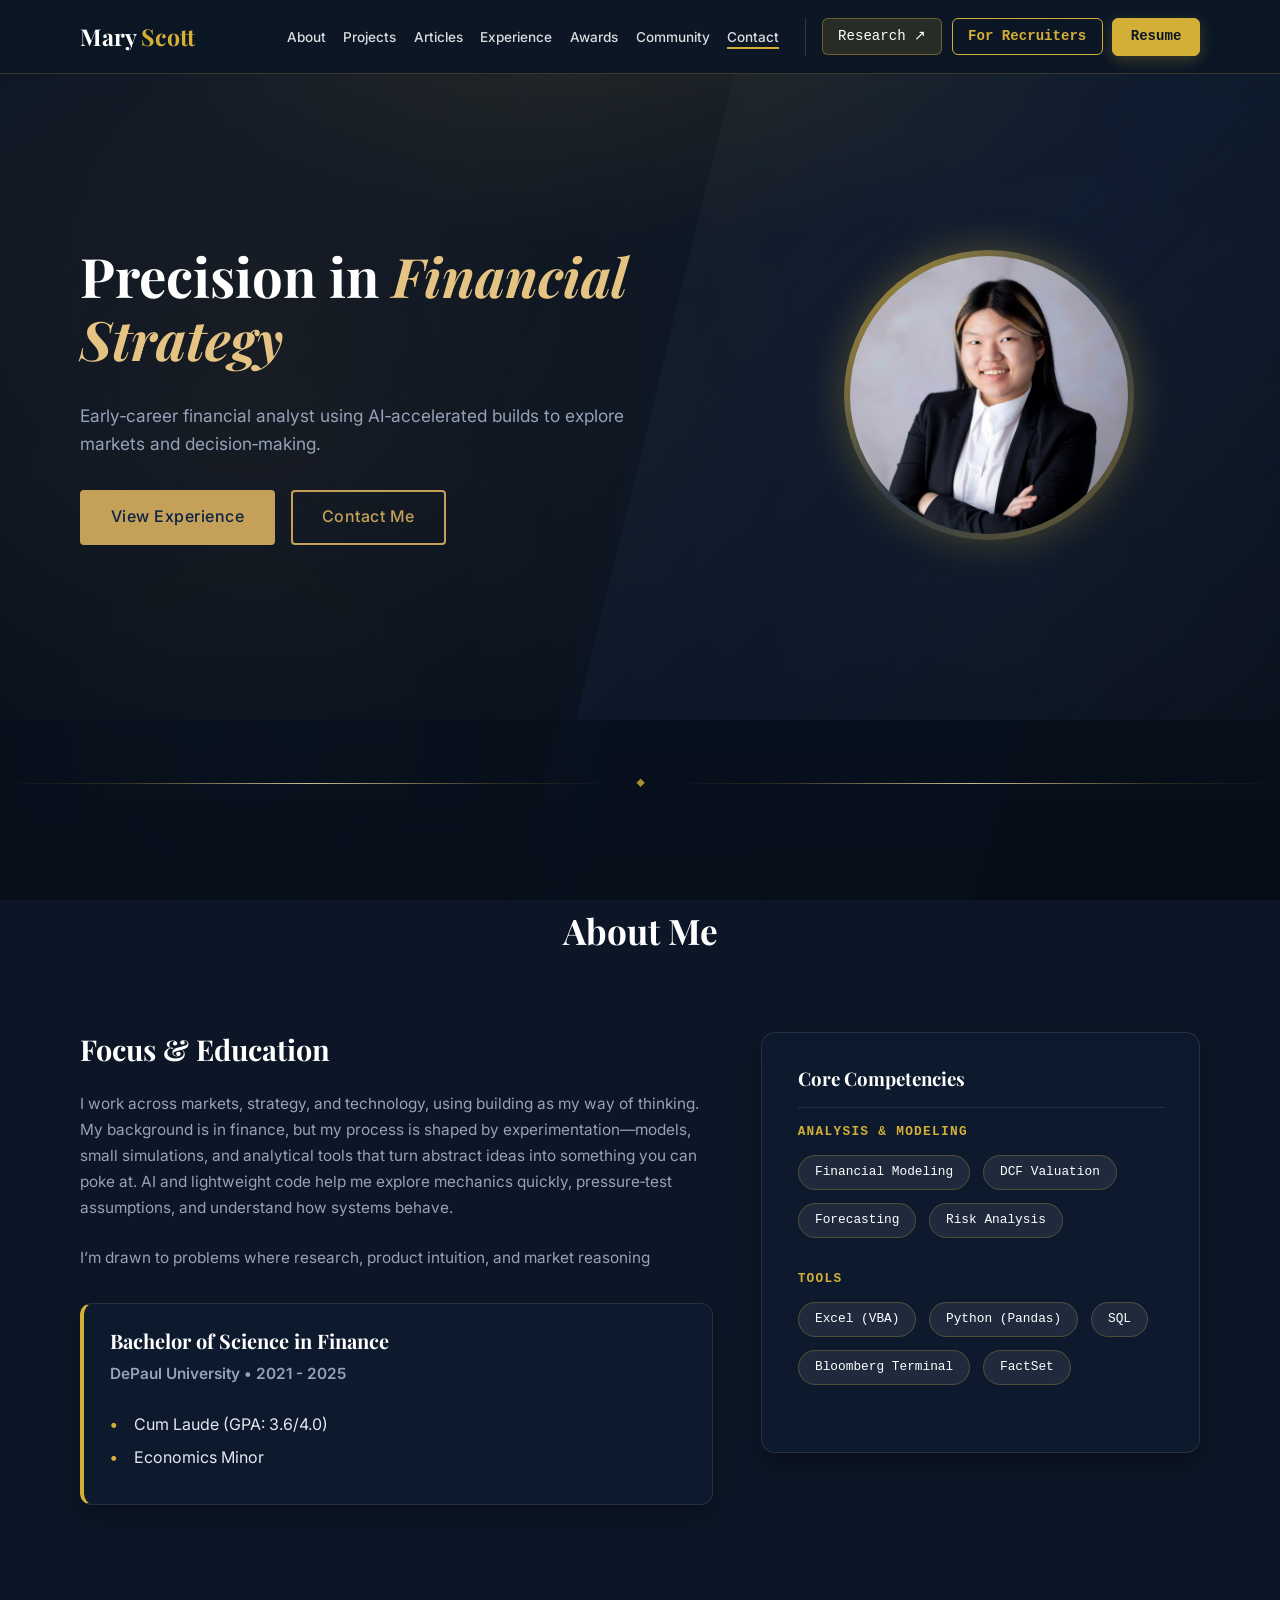
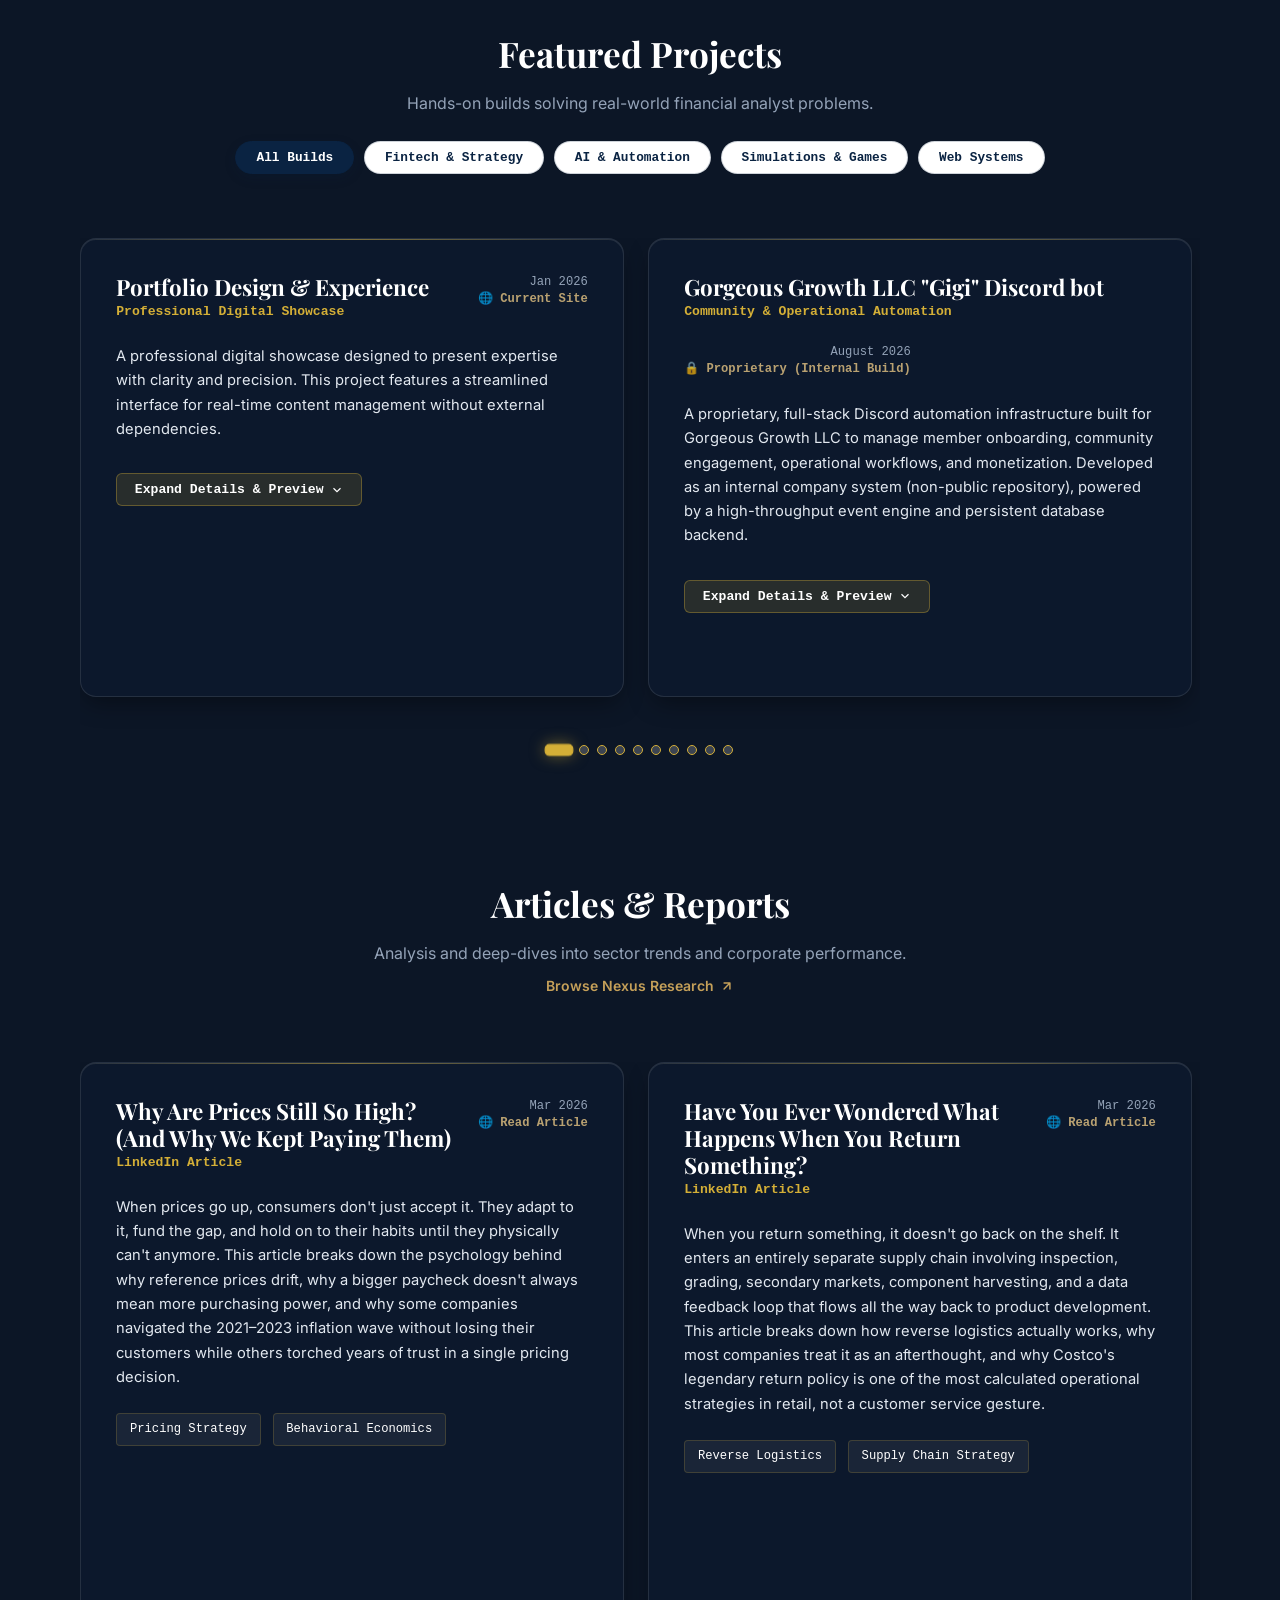
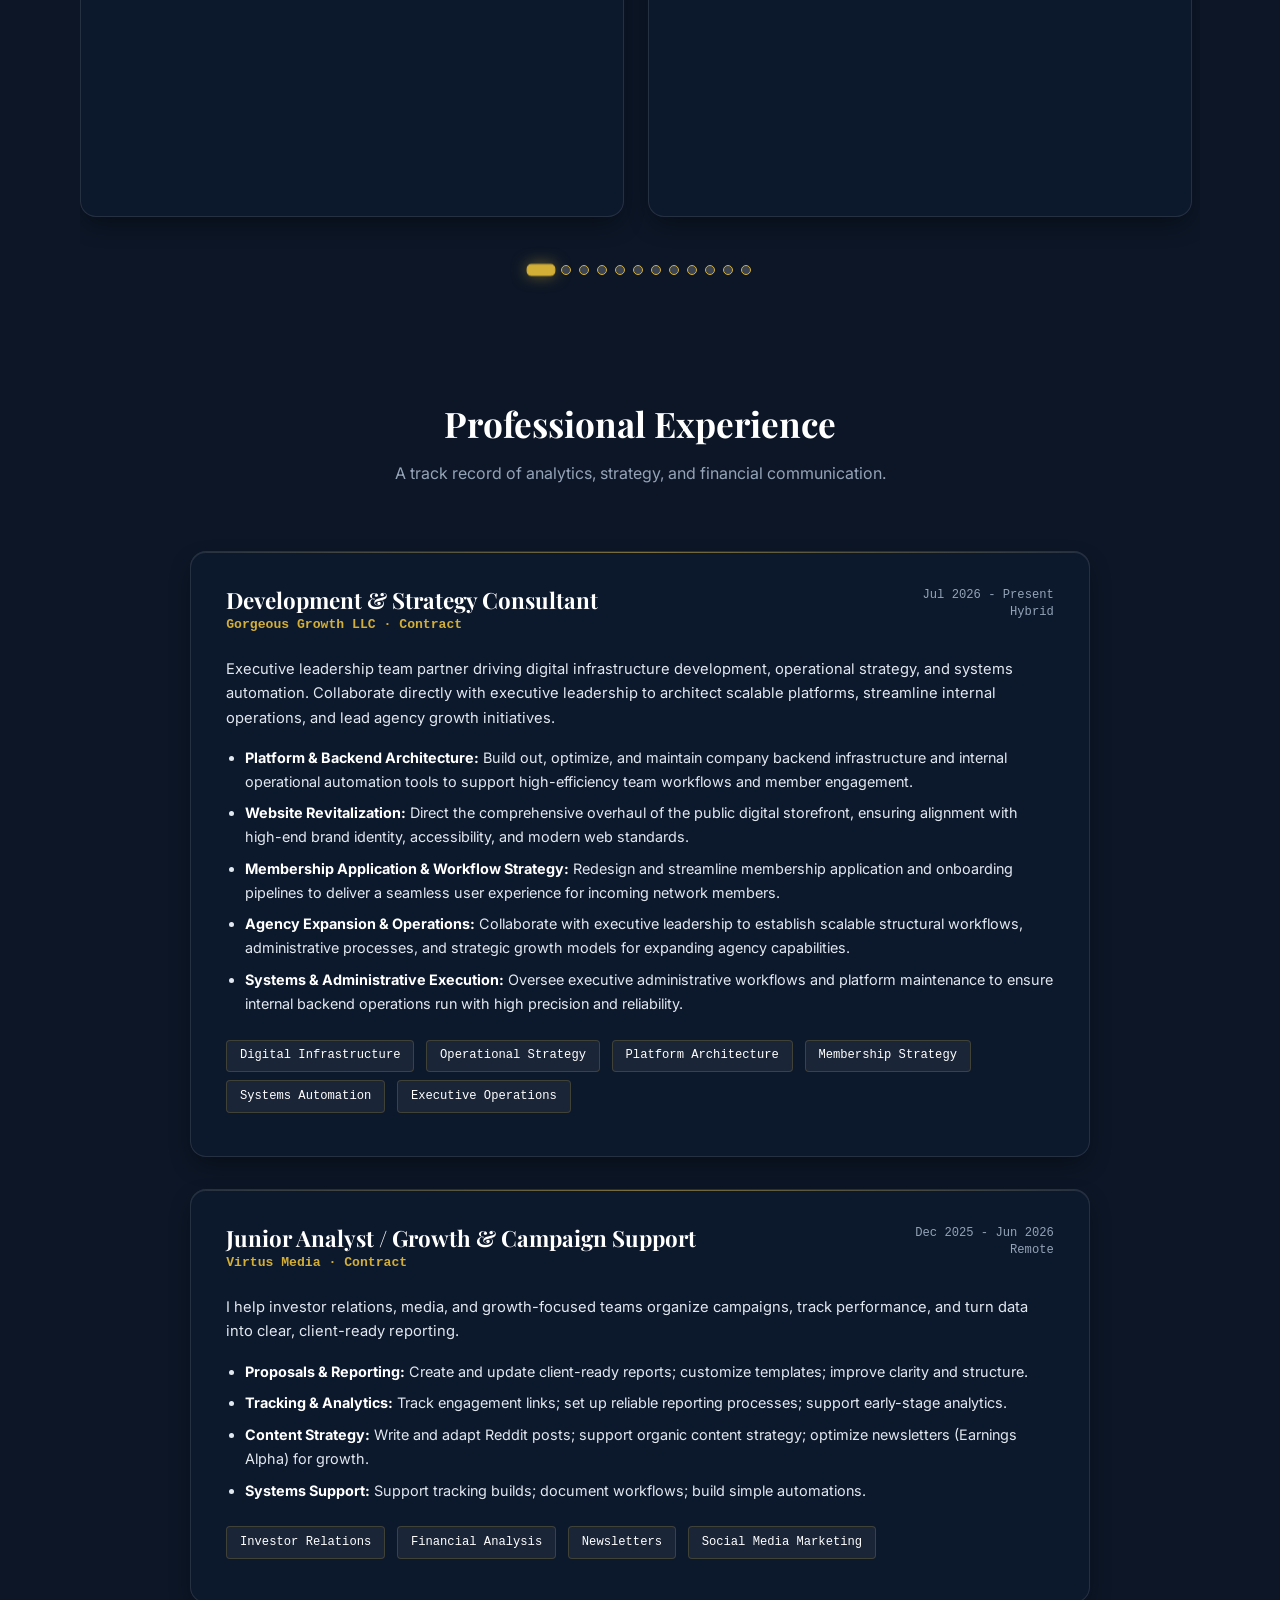
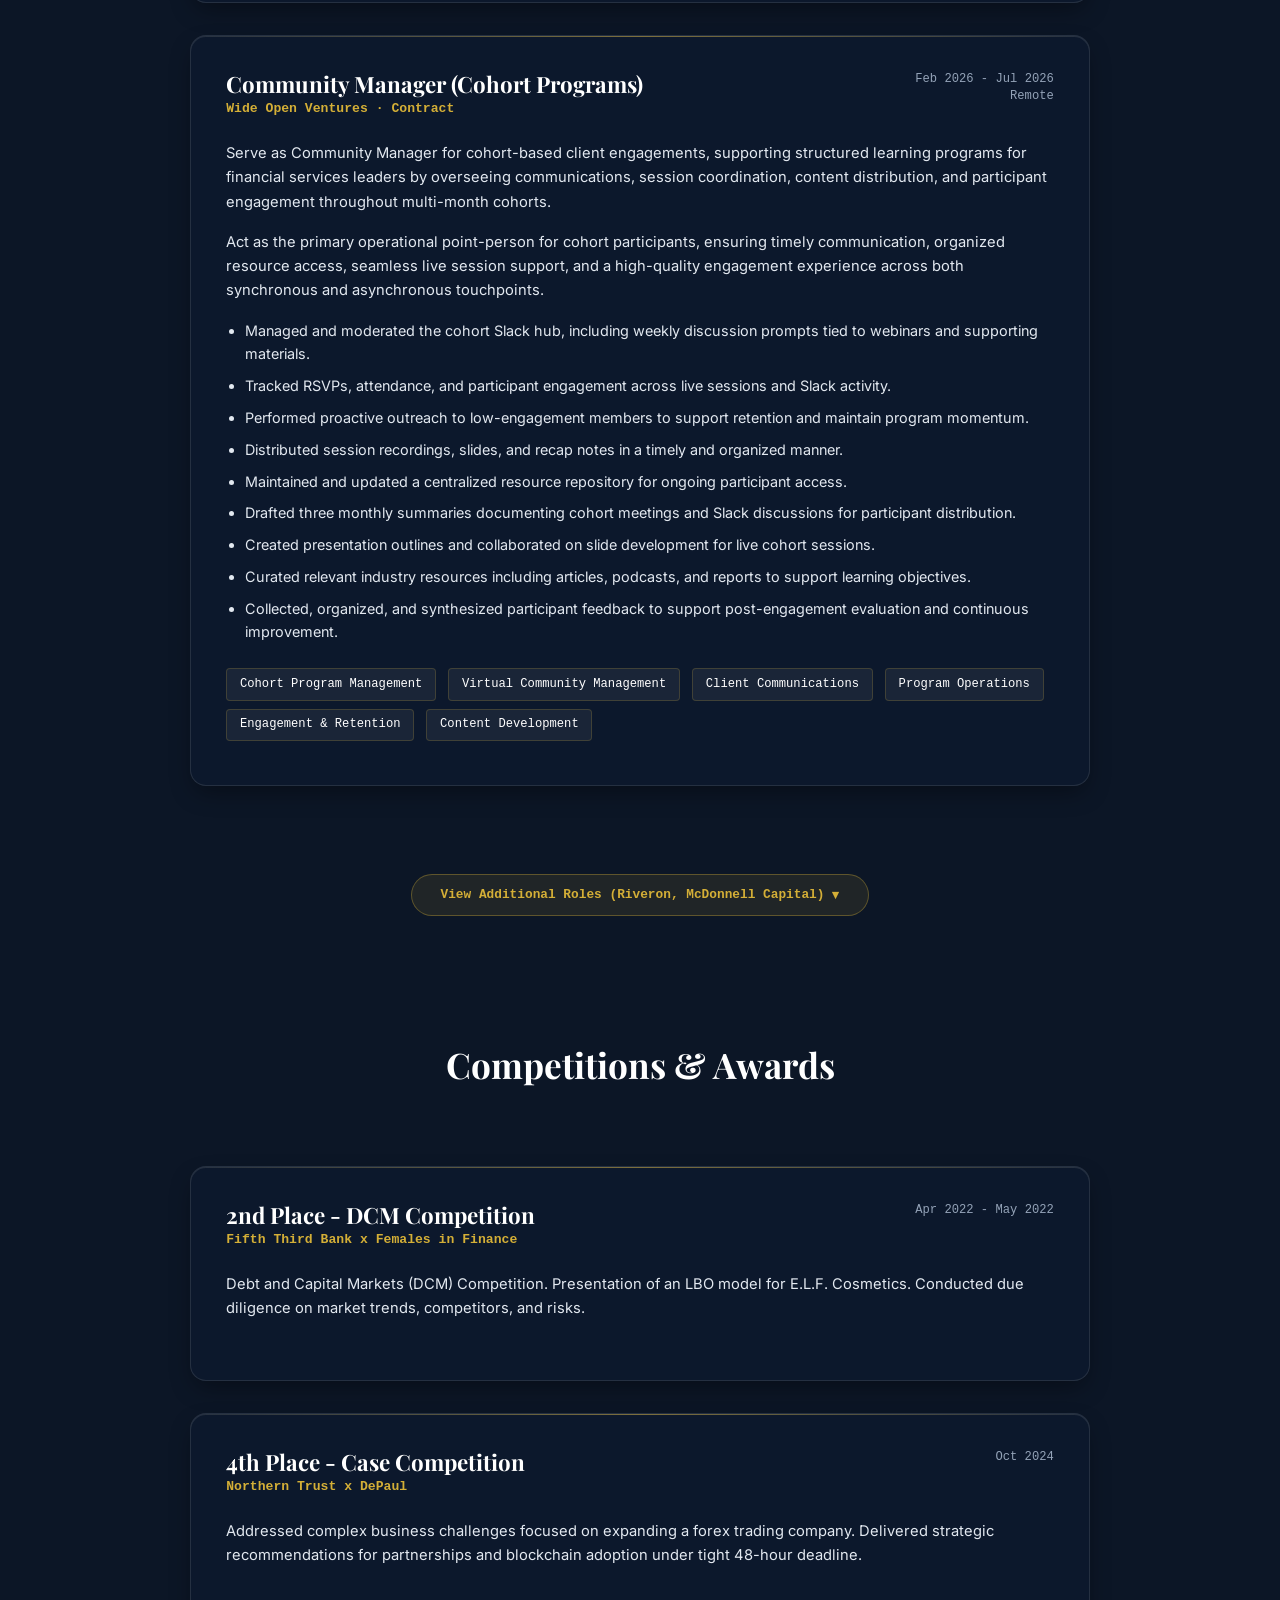
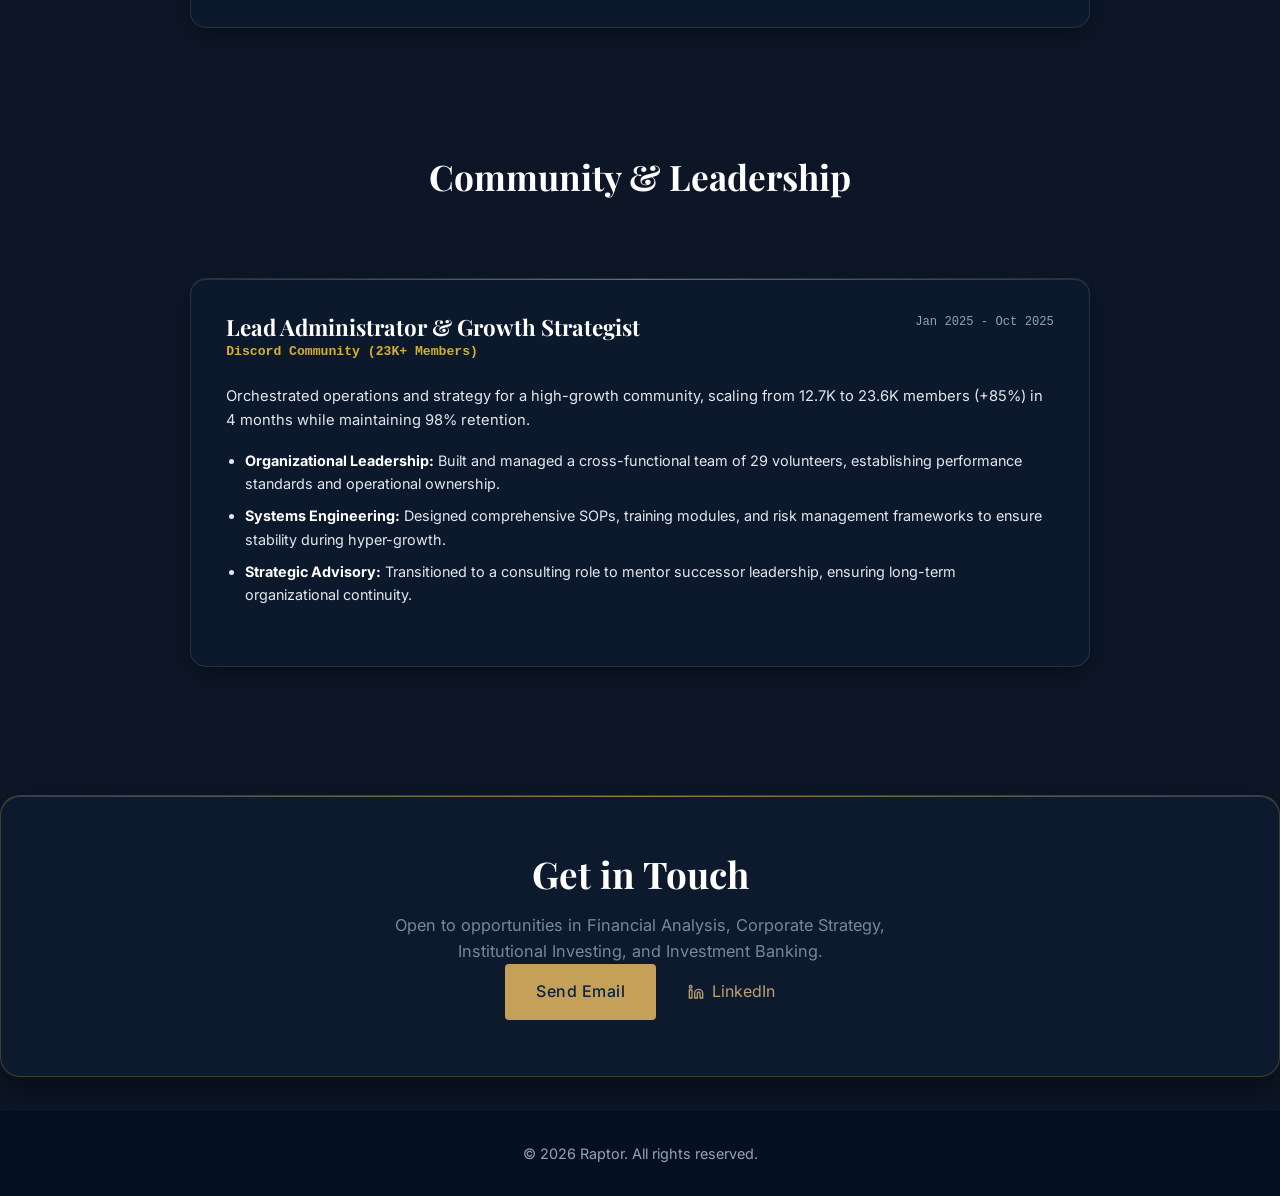
<file: index.html>
<!DOCTYPE html>
<html lang="en">

<head>
  <meta charset="UTF-8">
  <meta name="viewport" content="width=device-width, initial-scale=1.0">
  <title>Mary S. | Financial Analyst &amp; Strategist</title>
  <link rel="preload" as="image" href="profile-photo.jpg">
  <meta name="description"
    content="Portfolio of a Finance Professional specializing in market analysis, modeling, and valuation.">

  <!-- Google Fonts -->
  <link rel="preconnect" href="https://fonts.googleapis.com">
  <link rel="preconnect" href="https://fonts.gstatic.com">
  <link
    href="https://fonts.googleapis.com/css2?family=Inter:wght@400;500;600&family=Playfair+Display:wght@400;600;700&display=swap"
    rel="stylesheet">

  <!-- Icons -->
  <link rel="icon" type="image/svg+xml"
    href="data:image/svg+xml,<svg xmlns='http://www.w3.org/2000/svg' viewBox='0 0 100 100'><text y='.9em' font-size='90'>📊</text></svg>">

  <!-- Styles -->
  <link rel="stylesheet" href="styles.css?v=12.0">
  <link rel="stylesheet" href="portfolio-theme.css">

</head>

<body class="portfolio-dark">
  <div class="bg-accent-layer">
    <div class="blob blob-1"></div>
    <div class="blob blob-2"></div>
    <div class="geometric-accent"></div>
    <div class="glass-overlay"></div>
  </div>

  <!-- Navigation -->
  <nav class="navbar">
    <div class="container navbar-content">
      <a href="#" class="logo">Mary <span>Scott</span></a>

      <div class="mobile-nav-actions">
        <button type="button" class="mobile-resume-btn js-open-resume js-preview-modal" aria-label="Quick View Resume">
          <svg xmlns="http://www.w3.org/2000/svg" width="14" height="14" viewBox="0 0 24 24" fill="none"
            stroke="currentColor" stroke-width="2" stroke-linecap="round" stroke-linejoin="round" aria-hidden="true">
            <path d="M14 2H6a2 2 0 0 0-2 2v16a2 2 0 0 0 2 2h12a2 2 0 0 0 2-2V8z"/>
            <polyline points="14 2 14 8 20 8"/>
            <line x1="16" y1="13" x2="8" y2="13"/>
            <line x1="16" y1="17" x2="8" y2="17"/>
          </svg>
          <span>Resume</span>
        </button>
        <button class="menu-toggle" id="mobile-menu" aria-label="Toggle Navigation" aria-expanded="false">
          <svg class="icon-hamburger" xmlns="http://www.w3.org/2000/svg" width="24" height="24" viewBox="0 0 24 24"
            fill="none" stroke="currentColor" stroke-width="2" stroke-linecap="round" stroke-linejoin="round"
            aria-hidden="true">
            <line x1="4" x2="20" y1="6" y2="6" class="line-top" />
            <line x1="4" x2="20" y1="12" y2="12" class="line-mid" />
            <line x1="4" x2="20" y1="18" y2="18" class="line-bot" />
          </svg>
        </button>
      </div>
      <ul class="nav-links">
        <li><a href="#about">About</a></li>
        <li><a href="#projects">Projects</a></li>
        <li><a href="#articles">Articles</a></li>
        <li><a href="#experience">Experience</a></li>
        <li><a href="#awards">Awards</a></li>
        <li><a href="#volunteer">Community</a></li>
        <li><a href="#contact">Contact</a></li>
        <li class="nav-btn-group">
          <a href="nexus.html" class="nav-btn-research">Research ↗</a>
          <a href="recruiters.html" class="nav-btn-recruiters">For Recruiters</a>
          <a href="Mary%20Scott%20Resume.pdf" target="_blank" rel="noopener noreferrer" class="nav-btn-resume">Resume</a>
        </li>
      </ul>
    </div>
  </nav>

  <!-- Hero Section -->
  <header class="hero section">
    <div class="ambient-glow"></div>
    <div class="container hero-container">
      <div class="hero-content">
        <h1 class="animate-fade-up">Precision in <span class="highlight">Financial
            Strategy</span></h1>
        <p class="animate-fade-up delay-1">Early‑career financial analyst using AI‑accelerated
          builds to explore markets and decision‑making.</p>
        <div class="hero-actions animate-fade-up delay-2">
          <a href="#experience" class="btn btn-gold">View Experience</a>
          <a href="#contact" class="btn btn-outline">Contact Me</a>
        </div>
      </div>
      <div class="hero-image animate-fade-up delay-2">
        <!-- Placeholder for user face -->
        <div class="profile-photo-placeholder">
          <img src="profile-photo.jpg" alt="Profile Photo" id="profile-img" decoding="async">
        </div>
      </div>
    </div>
    <div class="hero-background"></div>
  </header>

  <div class="hairline-divider"><span class="hairline-diamond">◆</span></div>

  <!-- About Section -->
  <section id="about" class="section bg-light fade-in-section">
    <div class="container">
      <div class="section-header reveal">
        <h2>About Me</h2>
        <div class="line"></div>
      </div>
      <div class="about-grid">
        <div class="about-text">
          <h3>Focus &amp; Education</h3>

          <div class="bio-scroll">
            <p>I work across markets, strategy, and technology, using building as my way of thinking. My background is
              in finance, but my process is shaped by experimentation—models, small simulations, and analytical tools
              that turn abstract ideas into something you can poke at. AI and lightweight code help me explore mechanics
              quickly, pressure‑test assumptions, and understand how systems behave.</p>
            <p>I’m drawn to problems where research, product intuition, and market reasoning overlap. Whether I’m
              analyzing a business, mapping a trading concept, or prototyping a tool, the throughline is the same: break
              the idea down, test it, and communicate the insight clearly.</p>

            <small><em>The projects here aren't polished products. They're working labs that show how I learn,
                iterate, and translate complexity into something usable.</em></small>

          </div>

          <style>
            .bio-scroll {
              max-height: 180px;
              overflow-y: auto;
              padding-right: 10px;
            }

            .bio-scroll::-webkit-scrollbar {
              width: 6px;
            }

            .bio-scroll::-webkit-scrollbar-thumb {
              background-color: #c0c0c0;
              border-radius: 3px;
            }

            .bio-scroll::-webkit-scrollbar-track {
              background: transparent;
            }
          </style>


          <div class="education-block">
            <h4>Bachelor of Science in Finance</h4>
            <p class="university" data-lt-tmp-id="lt-650960" spellcheck="false" data-gramm="false">
              DePaul University • 2021 - 2025</p>
            <ul class="achievements">
              <li>Cum Laude (GPA: 3.6/4.0)</li>
              <li>Economics Minor</li>
            </ul>
          </div>
        </div>
        <div class="skills-card">
          <h3>Core Competencies</h3>
          <div class="skill-group">
            <h4>Analysis &amp; Modeling</h4>
            <div class="tags">
              <span class="tag" style="transition-delay: 0.12s;">Financial Modeling</span>
              <span class="tag" style="transition-delay: 0.38s;">DCF Valuation</span>
              <span class="tag" style="transition-delay: 0.05s;">Forecasting</span>
              <span class="tag" style="transition-delay: 0.52s;">Risk Analysis</span>
            </div>
          </div>
          <div class="skill-group">
            <h4>Tools</h4>
            <div class="tags">
              <span class="tag" style="transition-delay: 0.24s;">Excel (VBA)</span>
              <span class="tag" style="transition-delay: 0.60s;">Python (Pandas)</span>
              <span class="tag" style="transition-delay: 0.18s;">SQL</span>
              <span class="tag" style="transition-delay: 0.44s;">Bloomberg Terminal</span>
              <span class="tag" style="transition-delay: 0.30s;">FactSet</span>
            </div>
          </div>
        </div>
      </div>
    </div>
  </section>

  <!-- Projects Section -->
  <section id="projects" class="section bg-light fade-in-section reveal">
    <div class="container">
      <div class="section-header reveal">
        <h2>Featured Projects</h2>
        <div class="line"></div>
        <p>Hands-on builds solving real-world financial analyst problems.</p>

        <div class="project-filters">
          <button class="filter-btn active" data-filter="all">All Builds</button>
          <button class="filter-btn" data-filter="fintech">Fintech &amp; Strategy</button>
          <button class="filter-btn" data-filter="ai">AI &amp; Automation</button>
          <button class="filter-btn" data-filter="sims">Simulations &amp; Games</button>
          <button class="filter-btn" data-filter="engineering">Web Systems</button>
        </div>
      </div>

      <div class="projects-carousel">
        <!-- Project: Portfolio Design & Experience -->
        <article class="experience-card reveal" data-category="engineering fintech" style="position: relative;">
          <div class="exp-header">
            <div>
              <h3>Portfolio Design &amp; Experience</h3>
              <h4 class="company">Professional Digital Showcase</h4>
            </div>
            <div class="exp-meta">
              Jan 2026<br>
              <a href="#" class="social-link"
                style="color: var(--gold-light); font-weight: 600; display: inline-flex; align-items: center; gap: 4px;">
                🌐 Current Site
              </a>
            </div>
          </div>
          <div class="exp-body">
            <p>A professional digital showcase designed to present expertise with clarity and precision. This project
              features a streamlined interface for real-time content management without external dependencies.</p>
            <button class="card-toggle-btn"><span>Expand Details &amp; Preview</span> <svg
                xmlns="http://www.w3.org/2000/svg" width="14" height="14" viewBox="0 0 24 24" fill="none"
                stroke="currentColor" stroke-width="2">
                <path d="m6 9 6 6 6-6" />
              </svg></button>
            <div class="card-expandable-content">
              <ul>
                <li><strong>Live Content Management:</strong> Integrated on-page editing for immediate updates to
                  professional experience and project data.</li>
                <li><strong>Streamlined Portability:</strong> Created as a self-contained architecture with embedded
                  assets for versatile deployment.</li>
                <li><strong>Modern Interface:</strong> Refined with subtle transitions and high-contrast layouts to
                  maintain a professional standard.</li>
              </ul>
              <div class="tech-stack" style="margin-top: 1rem;">
                <span>Interface Design</span>
                <span>Experience Architecture</span>
                <span>Asset Management</span>
                <span>Interaction Design</span>
              </div>
            </div>
          </div>
        </article>

        <!-- Project: Gorgeous Growth LLC "Gigi" Discord bot -->
        <article class="experience-card reveal" data-category="engineering" style="position: relative;">
          <div class="exp-header">
            <div>
              <h3>Gorgeous Growth LLC "Gigi" Discord bot</h3>
              <h4 class="company">Community &amp; Operational Automation</h4>
            </div>
            <div class="exp-meta">
              August 2026<br>
              <span class="social-link"
                style="color: var(--gold-light); font-weight: 600; display: inline-flex; align-items: center; gap: 4px;">
                🔒 Proprietary (Internal Build)
              </span>
            </div>
          </div>
          <div class="exp-body">
            <p>A proprietary, full-stack Discord automation infrastructure built for Gorgeous Growth LLC to manage
              member onboarding, community engagement, operational workflows, and monetization. Developed as an internal
              company system (non-public repository), powered by a high-throughput event engine and persistent database
              backend.</p>
            <button class="card-toggle-btn"><span>Expand Details &amp; Preview</span> <svg
                xmlns="http://www.w3.org/2000/svg" width="14" height="14" viewBox="0 0 24 24" fill="none"
                stroke="currentColor" stroke-width="2">
                <path d="m6 9 6 6 6-6" />
              </svg></button>
            <div class="card-expandable-content">
              <ul>
                <li><strong>Automated Onboarding &amp; Role Watchdog:</strong> Dynamic multi-stage application forms,
                  ticket management, and automated role verification workflows.</li>
                <li><strong>Stripe &amp; Integration Pipelines:</strong> Built-in webhooks and API triggers connecting
                  membership payments, Google Calendar scheduling, and automated member notifications.</li>
                <li><strong>Community Economy Engine:</strong> SQLite-backed transactional economy featuring dynamic
                  marketplace, inventory management, rewards, and interactive community activities.</li>
                <li><strong>Security &amp; Moderation:</strong> Automated link scanning, bad word filtration, granular
                  punishment logging, and staff audit tools.</li>
              </ul>
              <div class="tech-stack" style="margin-top: 1rem;">
                <span>Node.js</span>
                <span>Discord.js v14</span>
                <span>SQLite3</span>
                <span>Stripe API</span>
                <span>Google APIs</span>
                <span>Proprietary / Internal</span>
              </div>
            </div>
          </div>
        </article>


        <!-- Project: NoteCapture — Handwriting-to-Text PWA
Subtitle/Category: Operational Tooling & AI Integration -->
        <article class="experience-card reveal" data-category="ai engineering" style="position: relative;">
          <div class="exp-header">
            <div>
              <h3>NoteCapture — Handwriting-to-Text PWA</h3>
              <h4 class="company">Operational Tooling & AI Integration</h4>
            </div>
            <div class="exp-meta">
              <div class="exp-date">Apr 2026</div>
              <div class="project-links">
                <a href="https://github.com/Raptor8600/Handwriting-Notes-Is-Crazy" target="_blank"
                  class="project-link link-github" aria-label="View NoteCapture GitHub Repository">
                  <svg xmlns="http://www.w3.org/2000/svg" width="14" height="14" viewBox="0 0 24 24" fill="none"
                    stroke="currentColor" stroke-width="2" stroke-linecap="round" stroke-linejoin="round">
                    <path
                      d="M15 22v-4a4.8 4.8 0 0 0-1-3.5c3 0 6-2 6-5.5.08-1.25-.27-2.48-1-3.5.28-1.15.28-2.35 0-3.5 0 0-1 0-3 1.5-2.64-.5-5.36-.5-8 0C6 2 5 2 5 2c-.3 1.15-.3 2.35 0 3.5A5.403 5.403 0 0 0 4 9c0 3.5 3 5.5 6 5.5-.39.49-.68 1.05-.85 1.65-.17.6-.22 1.23-.15 1.85v4">
                    </path>
                    <path d="M9 18c-4.51 2-5-2-7-2"></path>
                  </svg>
                  GitHub
                </a>
                <a href="https://raptor8600.github.io/Handwriting-Notes-Is-Crazy/" target="_blank"
                  class="project-link link-live" aria-label="View NoteCapture Live Demo">
                  <svg xmlns="http://www.w3.org/2000/svg" width="14" height="14" viewBox="0 0 24 24" fill="none"
                    stroke="currentColor" stroke-width="2" stroke-linecap="round" stroke-linejoin="round">
                    <path d="M18 13v6a2 2 0 0 1-2 2H5a2 2 0 0 1-2-2V8a2 2 0 0 1 2-2h6"></path>
                    <polyline points="15 3 21 3 21 9"></polyline>
                    <line x1="10" y1="14" x2="21" y2="3"></line>
                  </svg>
                  Live Demo ↗
                </a>
              </div>
            </div>
          </div>
          <div class="exp-body">
            <p>A mobile-first Progressive Web App designed to eliminate manual transcription bottlenecks
              in high-throughput, paper-based workflows. Identifies a real operational inefficiency —
              handwritten notes that need to be reviewed, consolidated, and acted on quickly — and
              replaces it with an AI-powered capture and summarization pipeline, deployable at zero
              infrastructure cost.</p>
            <button class="card-toggle-btn"><span>Expand Details &amp; Preview</span> <svg
                xmlns="http://www.w3.org/2000/svg" width="14" height="14" viewBox="0 0 24 24" fill="none"
                stroke="currentColor" stroke-width="2">
                <path d="m6 9 6 6 6-6" />
              </svg></button>
            <div class="card-expandable-content">
              <ul>
                <li><strong>AI Vision Pipeline:</strong> Integrates Google Gemini 2.5 Flash and Anthropic
                  Claude vision APIs to convert handwritten documents into structured, searchable text
                  via live camera capture.</li>
                <li><strong>Batch Isolation Engine:</strong> Organizes transcriptions into fully isolated
                  session batches, preventing data overlap and ensuring complete auditability across
                  multiple contributors.</li>
                <li><strong>Zero-Cost Deployment:</strong> Built on GitHub Pages with client-side-only
                  architecture — no backend, no database, no hosting costs. API quota tracked live
                  in-app to stay within free tier limits.</li>
              </ul>
              <div class="tech-stack" style="margin-top: 1rem;">
                <span>HTML5</span>
                <span>CSS3</span>
                <span>JavaScript</span>
                <span>PWA</span>
                <span>Gemini API</span>
                <span>Anthropic API</span>
                <span>GitHub Pages</span>
              </div>
            </div>
          </div>
        </article>

        <!-- Project: Stablecoin Workshop Game Suite
Subtitle/Category: Instructional Design & Fintech Education -->
        <article class="experience-card reveal" data-category="sims fintech" style="position: relative;">
          <div class="exp-header">
            <div>
              <h3>Stablecoin Workshop Game Suite</h3>
              <h4 class="company">Instructional Design & Fintech Education</h4>
            </div>
            <div class="exp-meta">
              Mar 2026<br>
              <span class="social-link"
                style="color: var(--gold-light); font-weight: 600; display: inline-flex; align-items: center; gap: 4px;">
                🔒 Proprietary (Internal Build)
              </span>
            </div>
          </div>
          <div class="exp-body">
            <p>A live workshop experience developed for a paid professional cohort in the financial services industry.
              Full details are omitted per confidentiality obligations. Deliverables included two interactive
              participant games, a multiplayer web application deployed on GitHub Pages with a real-time Google Sheets
              backend, a structured Zoom facilitation script, and a formal proposal document.</p>
            <button class="card-toggle-btn"><span>Expand Details &amp; Preview</span> <svg
                xmlns="http://www.w3.org/2000/svg" width="14" height="14" viewBox="0 0 24 24" fill="none"
                stroke="currentColor" stroke-width="2">
                <path d="m6 9 6 6 6-6" />
              </svg></button>
            <div class="card-expandable-content">
              <ul>
                <li><strong>Live Web App:</strong> Multiplayer team strategy game built in HTML/CSS/JavaScript,
                  connected to a Google Sheets database via Google Apps Script.</li>
                <li><strong>Instructional Design:</strong> Two-game session arc engineered to introduce fintech concepts
                  through participant discovery rather than direct instruction.</li>
                <li><strong>Facilitation Documentation:</strong> Complete debrief script, discussion prompts, and
                  stakeholder-facing proposal written for live Zoom delivery.</li>
              </ul>
              <div class="tech-stack" style="margin-top: 1rem;">
                <span>HTML5</span>
                <span>CSS3</span>
                <span>Javascript</span>
                <span>Google Apps Script</span>
                <span>Instructional Design</span>
                <span>Fintech</span>
              </div>
            </div>
          </div>
        </article>

        <!-- Project: PathWise -->
        <article class="experience-card reveal" data-category="sims fintech" style="position: relative;">
          <div class="exp-header">
            <div>
              <h3>PathWise</h3>
              <h4 class="company">Educational Personal Finance Tool Suite</h4>
            </div>
            <div class="exp-meta">
              <div class="exp-date">Feb 2026</div>
              <div class="project-links">
                <a href="https://github.com/Raptor8600/PathWise" target="_blank" class="project-link link-github"
                  aria-label="View PathWise GitHub Repository">
                  <svg xmlns="http://www.w3.org/2000/svg" width="14" height="14" viewBox="0 0 24 24" fill="none"
                    stroke="currentColor" stroke-width="2" stroke-linecap="round" stroke-linejoin="round">
                    <path
                      d="M15 22v-4a4.8 4.8 0 0 0-1-3.5c3 0 6-2 6-5.5.08-1.25-.27-2.48-1-3.5.28-1.15.28-2.35 0-3.5 0 0-1 0-3 1.5-2.64-.5-5.36-.5-8 0C6 2 5 2 5 2c-.3 1.15-.3 2.35 0 3.5A5.403 5.403 0 0 0 4 9c0 3.5 3 5.5 6 5.5-.39.49-.68 1.05-.85 1.65-.17.6-.22 1.23-.15 1.85v4">
                    </path>
                    <path d="M9 18c-4.51 2-5-2-7-2"></path>
                  </svg>
                  GitHub
                </a>
                <a href="https://raptor8600.github.io/PathWise/" target="_blank" class="project-link link-live"
                  aria-label="View PathWise Live Demo">
                  <svg xmlns="http://www.w3.org/2000/svg" width="14" height="14" viewBox="0 0 24 24" fill="none"
                    stroke="currentColor" stroke-width="2" stroke-linecap="round" stroke-linejoin="round">
                    <path d="M18 13v6a2 2 0 0 1-2 2H5a2 2 0 0 1-2-2V8a2 2 0 0 1 2-2h6"></path>
                    <polyline points="15 3 21 3 21 9"></polyline>
                    <line x1="10" y1="14" x2="21" y2="3"></line>
                  </svg>
                  Live Demo ↗
                </a>
              </div>
            </div>
          </div>
          <div class="exp-body">
            <p>Built to centralize and simplify personal finance, PathWise is a comprehensive dashboard that demystifies
              a user's financial trajectory. By combining robust mathematical simulations with plain-language insights,
              this tool bridges the gap between raw data and informed decision-making.</p>
            <button class="card-toggle-btn"><span>Expand Details &amp; Preview</span> <svg
                xmlns="http://www.w3.org/2000/svg" width="14" height="14" viewBox="0 0 24 24" fill="none"
                stroke="currentColor" stroke-width="2">
                <path d="m6 9 6 6 6-6" />
              </svg></button>
            <div class="card-expandable-content">
              <video playsinline="" src="project_pathwise.mp4" class="project-preview-img"
                style="width: 100%; border-radius: 8px; margin-bottom: 1.5rem; box-shadow: rgba(0, 0, 0, 0.1) 0px 5px 15px;"
                title="EV Math Trainer Demo" controls preload="none"></video>
              <ul>
                <li><strong>Multi-Scenario Comparison:</strong> The Compound Growth engine calculates Base, High, and
                  Low-interest scenarios simultaneously, visualizing the massive long-term impact of even a 1-2% rate
                  difference.</li>
                <li><strong>Weighted Credit Analysis:</strong> A holistic health analyzer that weights Utilization
                  (30%), Payment History (35%), and History Age (15%) to provide an estimated grade and prioritized
                  improvement advice.</li>
                <li><strong>Dynamic Financial Insights:</strong> An intelligent sidebar that updates in real-time to
                  provide context-aware educational blurbs, explaining complex concepts like "Simple vs. Compound
                  Interest" and "Amortization."</li>
                <li><strong>Privacy-First Persistence:</strong> Features a dual-layer storage system allowing users to
                  toggle between temporary tab-only sessions or encrypted local storage for long-term planning without a
                  server.</li>
              </ul>
              <div class="tech-stack" style="margin-top: 1rem;">
                <span>Educational Theory</span>
                <span>JavaScript</span>
                <span>Financial Education</span>
                <span>UI/UX Design</span>
                <span>Data Visualization</span>
              </div>
            </div>
          </div>
        </article>

        <!-- Project: EV Math Trainer -->
        <article class="experience-card reveal" data-category="sims fintech" style="position: relative;">
          <div class="exp-header">
            <div>
              <h3>Expected Value Math Trainer</h3>
              <h4 class="company">Interactive Mental Math Practice</h4>
            </div>
            <div class="exp-meta">
              <div class="exp-date">Feb 2026</div>
              <div class="project-links">
                <a href="https://github.com/Raptor8600/Expected-Value-EV-Math-Trainer" target="_blank"
                  class="project-link link-github" aria-label="View EV Math Trainer GitHub Repository">
                  <svg xmlns="http://www.w3.org/2000/svg" width="14" height="14" viewBox="0 0 24 24" fill="none"
                    stroke="currentColor" stroke-width="2" stroke-linecap="round" stroke-linejoin="round">
                    <path
                      d="M15 22v-4a4.8 4.8 0 0 0-1-3.5c3 0 6-2 6-5.5.08-1.25-.27-2.48-1-3.5.28-1.15.28-2.35 0-3.5 0 0-1 0-3 1.5-2.64-.5-5.36-.5-8 0C6 2 5 2 5 2c-.3 1.15-.3 2.35 0 3.5A5.403 5.403 0 0 0 4 9c0 3.5 3 5.5 6 5.5-.39.49-.68 1.05-.85 1.65-.17.6-.22 1.23-.15 1.85v4">
                    </path>
                    <path d="M9 18c-4.51 2-5-2-7-2"></path>
                  </svg>
                  GitHub
                </a>
                <a href="https://raptor8600.github.io/Expected-Value-EV-Math-Trainer/" target="_blank"
                  class="project-link link-live" aria-label="View EV Math Trainer Live Demo">
                  <svg xmlns="http://www.w3.org/2000/svg" width="14" height="14" viewBox="0 0 24 24" fill="none"
                    stroke="currentColor" stroke-width="2" stroke-linecap="round" stroke-linejoin="round">
                    <path d="M18 13v6a2 2 0 0 1-2 2H5a2 2 0 0 1-2-2V8a2 2 0 0 1 2-2h6"></path>
                    <polyline points="15 3 21 3 21 9"></polyline>
                    <line x1="10" y1="14" x2="21" y2="3"></line>
                  </svg>
                  Live Demo ↗
                </a>
              </div>
            </div>
          </div>
          <div class="exp-body">
            <p>A browser-based interactive trainer designed to build intuitive understanding of expected value (EV) in
              real-world decisions. This tool helps users develop the quick math skills needed for financial analysis,
              game theory, and probability-driven thinking.</p>
            <button class="card-toggle-btn"><span>Expand Details &amp; Preview</span> <svg
                xmlns="http://www.w3.org/2000/svg" width="14" height="14" viewBox="0 0 24 24" fill="none"
                stroke="currentColor" stroke-width="2">
                <path d="m6 9 6 6 6-6" />
              </svg></button>
            <div class="card-expandable-content">
              <video playsinline="" src="EV%20Math%20Trainer%20Video.mp4" class="project-preview-img"
                style="width: 100%; border-radius: 8px; margin-bottom: 1.5rem; box-shadow: rgba(0, 0, 0, 0.1) 0px 5px 15px;"
                title="EV Math Trainer Demo" controls preload="none"></video>
              <p>Inspired by quant training programs and behavioral economics, the EV Math Trainer presents realistic
                scenarios involving risk, payout probabilities, and cost analysis, all within a fast-paced,
                feedback-rich interface. Users select difficulty and number of rounds, then solve EV problems based on
                real-world contexts like lotteries, games, investment trades, and more.</p>
              <p>This trainer is built to make mental models of risk versus reward more concrete through repetition,
                immediate feedback, and smart hints that reveal underlying structure.</p>
              <ul>
                <li><strong>Realistic Scenarios:</strong> Questions modeled after lotteries, games, decision science,
                  and behavioral finance applications.</li>
                <li><strong>Smart Feedback:</strong> Hints and scoring help users recognize patterns and mental
                  shortcuts in EV estimation.</li>
                <li><strong>Flexible Learning Design:</strong> Supports multiple difficulties, round-based challenges,
                  and performance review.</li>
              </ul>
              <div class="tech-stack" style="margin-top: 1rem;">
                <span>Probability Thinking</span>
                <span>JavaScript</span>
                <span>Financial Education</span>
                <span>Game Logic</span>
                <span>Game-Based Learning</span>
              </div>
            </div>
          </div>
        </article>

        <!-- Project: The Trading Game -->
        <article class="experience-card reveal" data-category="sims fintech" style="position: relative;">
          <div class="exp-header">
            <div>
              <h3>The Trading Game</h3>
              <h4 class="company">Interactive Market Simulator</h4>
            </div>
            <div class="exp-meta">
              <div class="exp-date">Feb 2026</div>
              <div class="project-links">
                <a href="https://github.com/Raptor8600/The-Trading-Game" target="_blank"
                  class="project-link link-github" aria-label="View The Trading Game GitHub Repository">
                  <svg xmlns="http://www.w3.org/2000/svg" width="14" height="14" viewBox="0 0 24 24" fill="none"
                    stroke="currentColor" stroke-width="2" stroke-linecap="round" stroke-linejoin="round">
                    <path
                      d="M15 22v-4a4.8 4.8 0 0 0-1-3.5c3 0 6-2 6-5.5.08-1.25-.27-2.48-1-3.5.28-1.15.28-2.35 0-3.5 0 0-1 0-3 1.5-2.64-.5-5.36-.5-8 0C6 2 5 2 5 2c-.3 1.15-.3 2.35 0 3.5A5.403 5.403 0 0 0 4 9c0 3.5 3 5.5 6 5.5-.39.49-.68 1.05-.85 1.65-.17.6-.22 1.23-.15 1.85v4">
                    </path>
                    <path d="M9 18c-4.51 2-5-2-7-2"></path>
                  </svg>
                  GitHub
                </a>
                <a href="https://raptor8600.github.io/The-Trading-Game/" target="_blank" class="project-link link-live"
                  aria-label="View The Trading Game Live Demo">
                  <svg xmlns="http://www.w3.org/2000/svg" width="14" height="14" viewBox="0 0 24 24" fill="none"
                    stroke="currentColor" stroke-width="2" stroke-linecap="round" stroke-linejoin="round">
                    <path d="M18 13v6a2 2 0 0 1-2 2H5a2 2 0 0 1-2-2V8a2 2 0 0 1 2-2h6"></path>
                    <polyline points="15 3 21 3 21 9"></polyline>
                    <line x1="10" y1="14" x2="21" y2="3"></line>
                  </svg>
                  Live Demo ↗
                </a>
              </div>
            </div>
          </div>
          <div class="exp-body">
            <p>A browser-based market behavior prototype built to simulate the psychological and strategic dynamics of
              trading under asymmetric information. Inspired by the Citibank training game from Gary Stevenson's
              autobiography, this simulator models bluffing, arbitrage, and quote interpretation through a structured
              engine.</p>
            <button class="card-toggle-btn"><span>Expand Details &amp; Preview</span> <svg
                xmlns="http://www.w3.org/2000/svg" width="14" height="14" viewBox="0 0 24 24" fill="none"
                stroke="currentColor" stroke-width="2">
                <path d="m6 9 6 6 6-6" />
              </svg></button>
            <div class="card-expandable-content">
              <video playsinline="" src="The%20Trading%20Game%20Video.mp4" class="project-preview-img"
                style="width: 100%; border-radius: 8px; margin-bottom: 1.5rem; box-shadow: rgba(0, 0, 0, 0.1) 0px 5px 15px;"
                title="The Trading Game Demo" controls preload="none"></video>
              <ul>
                <li><strong>Dynamic Market Engine:</strong> Implements randomized volatility algorithms to simulate
                  realistic market unpredictability.</li>
                <li><strong>Portfolio Analytics:</strong> Real-time tracking of positions, gains/losses, and total
                  equity with visual indicators.</li>
                <li><strong>Interactive Experience:</strong> Responsive execution controls for instant buy/sell orders
                  with transaction logging.</li>
              </ul>
              <div class="tech-stack" style="margin-top: 1rem;">
                <span>Educational Theory</span>
                <span>JavaScript</span>
                <span>Financial Education</span>
                <span>Game Logic</span>
              </div>
            </div>
          </div>
        </article>

        <!-- Project: IR News Scraper -->
        <article class="experience-card reveal" data-category="fintech engineering" style="position: relative;">
          <div class="exp-header">
            <div>
              <h3>IR News Scraper</h3>
              <h4 class="company">Personal Project / Finance Tool</h4>
            </div>
            <div class="exp-meta">
              <div class="exp-date">Jan 2026</div>
              <div class="project-links">
                <a href="https://github.com/Raptor8600/IR-News-Scraper" target="_blank" class="project-link link-github"
                  aria-label="View IR News Scraper GitHub Repository">
                  <svg xmlns="http://www.w3.org/2000/svg" width="14" height="14" viewBox="0 0 24 24" fill="none"
                    stroke="currentColor" stroke-width="2" stroke-linecap="round" stroke-linejoin="round">
                    <path
                      d="M15 22v-4a4.8 4.8 0 0 0-1-3.5c3 0 6-2 6-5.5.08-1.25-.27-2.48-1-3.5.28-1.15.28-2.35 0-3.5 0 0-1 0-3 1.5-2.64-.5-5.36-.5-8 0C6 2 5 2 5 2c-.3 1.15-.3 2.35 0 3.5A5.403 5.403 0 0 0 4 9c0 3.5 3 5.5 6 5.5-.39.49-.68 1.05-.85 1.65-.17.6-.22 1.23-.15 1.85v4">
                    </path>
                    <path d="M9 18c-4.51 2-5-2-7-2"></path>
                  </svg>
                  GitHub
                </a>
                <a href="https://ir-news-scraper-gqkjsrmwh96uw3kyacip94.streamlit.app/" target="_blank"
                  class="project-link link-live" aria-label="View IR News Scraper Live App">
                  <svg xmlns="http://www.w3.org/2000/svg" width="14" height="14" viewBox="0 0 24 24" fill="none"
                    stroke="currentColor" stroke-width="2" stroke-linecap="round" stroke-linejoin="round">
                    <path d="M18 13v6a2 2 0 0 1-2 2H5a2 2 0 0 1-2-2V8a2 2 0 0 1 2-2h6"></path>
                    <polyline points="15 3 21 3 21 9"></polyline>
                    <line x1="10" y1="14" x2="21" y2="3"></line>
                  </svg>
                  Live App ↗
                </a>
              </div>
            </div>
          </div>
          <div class="exp-body" spellcheck="false" data-gramm="false">
            <p>Built out of frustration with opening dozens of tabs to track watchlists. This prototype tool pulls the
              latest market news, SEC Filings, and Investor Relations updates into a single, clean dashboard. Reduced
              the time to compile daily watchlist report from an estimated 30+ minutes of manual tab management to under
              60 seconds of automated scanning.</p>
            <button class="card-toggle-btn"><span>Expand Details &amp; Preview</span> <svg
                xmlns="http://www.w3.org/2000/svg" width="14" height="14" viewBox="0 0 24 24" fill="none"
                stroke="currentColor" stroke-width="2">
                <path d="m6 9 6 6 6-6" />
              </svg></button>
            <div class="card-expandable-content">
              <video playsinline="" src="project_video_IR_News_Scraper.mp4" class="project-preview-img"
                style="width: 100%; height: auto; border-radius: 8px; margin-bottom: 1.5rem; box-shadow: rgba(0, 0, 0, 0.1) 0px 5px 15px;"
                title="" controls preload="none"></video>
              <ul>
                <li><strong>Consolidated Dashboard:</strong> Plug in up to 5 stock tickers and a date range for instant
                  updates.</li>
                <li><strong>Organized Intelligence:</strong> Each ticker gets its own column, sorted by time for
                  efficient analysis.</li>
                <li><strong>Smart Filtering:</strong> Integrated fuzzy keyword search to filter results for specific
                  catalysts, even with typos.</li>
                <li><strong>High Efficiency:</strong> Parallel scanning engine delivers comprehensive results in
                  seconds.</li>
              </ul>
              <div class="tech-stack" style="margin-top: 1rem;">
                <span>Python</span>
                <span>Streamlit</span>
                <span>Data Scraping</span>
                <span>Fuzzy Search</span>
                <span>UI/UX Design</span>
              </div>
            </div>
          </div>
        </article>

        <!-- Project: The Budget Game -->
        <article class="experience-card reveal" data-category="sims fintech" style="position: relative;">
          <div class="exp-header">
            <div>
              <h3>The Budget Game v1.1</h3>
              <h4 class="company">Finance &amp; Identity Simulation</h4>
            </div>
            <div class="exp-meta">
              <div class="exp-date">Jan 2026</div>
              <div class="project-links">
                <a href="https://github.com/Raptor8600/The-Budget-Game-Version-1.1" target="_blank"
                  class="project-link link-github" aria-label="View The Budget Game v1.1 GitHub Repository">
                  <svg xmlns="http://www.w3.org/2000/svg" width="14" height="14" viewBox="0 0 24 24" fill="none"
                    stroke="currentColor" stroke-width="2" stroke-linecap="round" stroke-linejoin="round">
                    <path
                      d="M15 22v-4a4.8 4.8 0 0 0-1-3.5c3 0 6-2 6-5.5.08-1.25-.27-2.48-1-3.5.28-1.15.28-2.35 0-3.5 0 0-1 0-3 1.5-2.64-.5-5.36-.5-8 0C6 2 5 2 5 2c-.3 1.15-.3 2.35 0 3.5A5.403 5.403 0 0 0 4 9c0 3.5 3 5.5 6 5.5-.39.49-.68 1.05-.85 1.65-.17.6-.22 1.23-.15 1.85v4">
                    </path>
                    <path d="M9 18c-4.51 2-5-2-7-2"></path>
                  </svg>
                  GitHub
                </a>
                <a href="https://raptor8600.github.io/The-Budget-Game-Version-1.1/" target="_blank"
                  class="project-link link-live" aria-label="View The Budget Game v1.1 Live Demo">
                  <svg xmlns="http://www.w3.org/2000/svg" width="14" height="14" viewBox="0 0 24 24" fill="none"
                    stroke="currentColor" stroke-width="2" stroke-linecap="round" stroke-linejoin="round">
                    <path d="M18 13v6a2 2 0 0 1-2 2H5a2 2 0 0 1-2-2V8a2 2 0 0 1 2-2h6"></path>
                    <polyline points="15 3 21 3 21 9"></polyline>
                    <line x1="10" y1="14" x2="21" y2="3"></line>
                  </svg>
                  Live Demo ↗
                </a>
              </div>
            </div>
          </div>
          <div class="exp-body" spellcheck="false" data-gramm="false">
            <p>A functional prototype of an experiential learning simulator that teaches systemic financial thinking.
              Players manage net worth, career growth, and personal relationships while navigating a dynamic market
              economy. It bridges the gap between static budgeting tools and real-world volatility by modeling how
              long-term investments and short-term life choices interact.</p>
            <button class="card-toggle-btn"><span>Expand Details &amp; Preview</span> <svg
                xmlns="http://www.w3.org/2000/svg" width="14" height="14" viewBox="0 0 24 24" fill="none"
                stroke="currentColor" stroke-width="2">
                <path d="m6 9 6 6 6-6" />
              </svg></button>
            <div class="card-expandable-content">
              <video playsinline="" src="project_video_The_Budget_Game.mp4" class="project-preview-img"
                style="width: 100%; border-radius: 8px; margin-bottom: 1.5rem; box-shadow: rgba(0, 0, 0, 0.1) 0px 5px 15px;"
                title="" controls preload="none"></video>
              <ul>
                <li><strong>Investment Systems:</strong> Advanced Bond Market with variable maturities and dynamic
                  default risks tied to the economy.</li>
                <li><strong>Market Simulation:</strong> Real-time-style stock price fluctuations with sentiment, volume,
                  and economic bias indicators.</li>
                <li><strong>Identity &amp; Inclusion:</strong> Enhanced mechanics for Gender, Sexuality, and
                  Neurodivergence (ADHD/Autism) management.</li>
                <li><strong>Rescue System:</strong> Multi-layered fail-safes to ensure game stability and accessible
                  menu interfaces.</li>
              </ul>
              <div class="tech-stack" style="margin-top: 1rem;">
                <span>JavaScript (ES6+)</span>
                <span>Educational Theory</span>
                <span>HTML5</span>
                <span>Game Logic</span>
                <span>Finance Modeling</span>
              </div>
            </div>
          </div>
        </article>

        <!-- Project: Resume Website Template -->
        <article class="experience-card reveal" data-category="engineering" style="position: relative;">
          <div class="exp-header">
            <div>
              <h3>Resume Website Template</h3>
              <h4 class="company">Open Source Project</h4>
            </div>
            <div class="exp-meta">
              <div class="exp-date">Jan 2026</div>
              <div class="project-links">
                <a href="https://github.com/Raptor8600/Resume-Website-Template" target="_blank"
                  class="project-link link-github" aria-label="View Resume Website Template GitHub Repository">
                  <svg xmlns="http://www.w3.org/2000/svg" width="14" height="14" viewBox="0 0 24 24" fill="none"
                    stroke="currentColor" stroke-width="2" stroke-linecap="round" stroke-linejoin="round">
                    <path
                      d="M15 22v-4a4.8 4.8 0 0 0-1-3.5c3 0 6-2 6-5.5.08-1.25-.27-2.48-1-3.5.28-1.15.28-2.35 0-3.5 0 0-1 0-3 1.5-2.64-.5-5.36-.5-8 0C6 2 5 2 5 2c-.3 1.15-.3 2.35 0 3.5A5.403 5.403 0 0 0 4 9c0 3.5 3 5.5 6 5.5-.39.49-.68 1.05-.85 1.65-.17.6-.22 1.23-.15 1.85v4">
                    </path>
                    <path d="M9 18c-4.51 2-5-2-7-2"></path>
                  </svg>
                  GitHub
                </a>
                <a href="https://raptor8600.github.io/Resume-Website-Template/" target="_blank"
                  class="project-link link-live" aria-label="View Resume Website Template Live Demo">
                  <svg xmlns="http://www.w3.org/2000/svg" width="14" height="14" viewBox="0 0 24 24" fill="none"
                    stroke="currentColor" stroke-width="2" stroke-linecap="round" stroke-linejoin="round">
                    <path d="M18 13v6a2 2 0 0 1-2 2H5a2 2 0 0 1-2-2V8a2 2 0 0 1 2-2h6"></path>
                    <polyline points="15 3 21 3 21 9"></polyline>
                    <line x1="10" y1="14" x2="21" y2="3"></line>
                  </svg>
                  Live Demo ↗
                </a>
              </div>
            </div>
          </div>
          <div class="exp-body" spellcheck="false" data-gramm="false">
            <p>A prototype professional portfolio website template designed for ease of use and customization. Built to
              help friends and colleagues launch their careers with a polished web presence.</p>
            <button class="card-toggle-btn"><span>Expand Details &amp; Preview</span> <svg
                xmlns="http://www.w3.org/2000/svg" width="14" height="14" viewBox="0 0 24 24" fill="none"
                stroke="currentColor" stroke-width="2">
                <path d="m6 9 6 6 6-6" />
              </svg></button>
            <div class="card-expandable-content">
              <video playsinline="" src="project_video_Resume_Website_Template.mp4" class="project-preview-img"
                style="width: 100%; border-radius: 8px; margin-bottom: 1.5rem; box-shadow: rgba(0, 0, 0, 0.1) 0px 5px 15px;"
                title="" controls preload="none"></video>
              <ul>
                <li><strong>Easy Customization:</strong> Structured code with clear comments and an "Admin Mode" for
                  live text editing.</li>
                <li><strong>Professional Design:</strong> Clean, modern UI with responsive layout and print-friendly
                  styling.</li>
                <li><strong>Zero Dependencies:</strong> Built with pure HTML, CSS, and Vanilla JS for fast performance
                  and simple hosting.</li>
              </ul>
              <p><strong>Website Examples:</strong>
              <ul>
                <li>https://raptor8600.github.io/Resume-Website-Mak/</li>
                <li>https://raptor8600.github.io/TimScottCFO-Website/</li>
                <li>https://raptor8600.github.io/ClarissaTrentPortfolio-Website/</li>
              </ul>
              </p>
              <div class="tech-stack" style="margin-top: 1rem;">
                <span>HTML5</span>
                <span>CSS3</span>
                <span>JavaScript</span>
                <span>Open Source</span>
              </div>
            </div>
          </div>
        </article>
      </div>
      <div class="carousel-dots" id="carousel-dots">
        <div class="dot active"></div>
        <div class="dot"></div>
        <div class="dot"></div>
        <div class="dot"></div>
        <div class="dot"></div>
      </div>
    </div>
  </section>

  <!-- Experience Section -->

  <!-- Articles & Reports Section -->
  <section id="articles" class="section fade-in-section reveal">
    <div class="container">
      <div class="section-header reveal">
        <h2>Articles &amp; Reports</h2>
        <div class="line"></div>
        <p>Analysis and deep-dives into sector trends and corporate performance.</p>
        <a href="nexus.html"
          style="display:inline-flex;align-items:center;gap:6px;color:var(--color-secondary);font-weight:600;font-size:0.875rem;text-decoration:none;margin-top:8px;">
          Browse Nexus Research
          <svg xmlns="http://www.w3.org/2000/svg" width="14" height="14" viewBox="0 0 24 24" fill="none"
            stroke="currentColor" stroke-width="2.5" stroke-linecap="round" stroke-linejoin="round">
            <path d="M7 17 17 7M7 7h10v10" />
          </svg>
        </a>
      </div>

      <div class="articles-carousel">




        <article class="experience-card reveal" style="position: relative;">
          <div class="exp-header">
            <div>
              <h3>Why Are Prices Still So High? (And Why We Kept Paying Them)</h3>
              <h4 class="company">LinkedIn Article</h4>
            </div>
            <div class="exp-meta">
              Mar 2026<br>
              <a href="https://www.linkedin.com/pulse/why-prices-still-so-high-we-kept-paying-them-mary-scott-gtbxc"
                target="_blank" class="social-link"
                style="color: var(--color-primary); font-weight: 600; display: inline-flex; align-items: center; gap: 4px;">
                🌐 Read Article
              </a>
            </div>
          </div>
          <div class="exp-body">
            <p>When prices go up, consumers don't just accept it. They adapt to it, fund the gap, and hold on to their
              habits until they physically can't anymore. This article breaks down the psychology behind why reference
              prices drift, why a bigger paycheck doesn't always mean more purchasing power, and why some companies
              navigated the 2021–2023 inflation wave without losing their customers while others torched years of trust
              in a single pricing decision.</p>
          </div>
          <div class="tech-stack">
            <span>Pricing Strategy</span>
            <span>Behavioral Economics</span>
          </div>
        </article>

        <article class="experience-card reveal" style="position: relative;">
          <div class="exp-header">
            <div>
              <h3>Have You Ever Wondered What Happens When You Return Something?</h3>
              <h4 class="company">LinkedIn Article</h4>
            </div>
            <div class="exp-meta">
              Mar 2026<br>
              <a href="https://www.linkedin.com/pulse/have-you-ever-wondered-what-happens-when-return-something-mary-scott-rguac/"
                target="_blank" class="social-link"
                style="color: var(--color-primary); font-weight: 600; display: inline-flex; align-items: center; gap: 4px;">
                🌐 Read Article
              </a>
            </div>
          </div>
          <div class="exp-body">
            <p>When you return something, it doesn't go back on the shelf. It enters an entirely separate supply chain
              involving inspection, grading, secondary markets, component harvesting, and a data feedback loop that
              flows all the way back to product development. This article breaks down how reverse logistics actually
              works, why most companies treat it as an afterthought, and why Costco's legendary return policy is one of
              the most calculated operational strategies in retail, not a customer service gesture.</p>
          </div>
          <div class="tech-stack">
            <span>Reverse Logistics</span>
            <span>Supply Chain Strategy</span>
          </div>
        </article>

        <article class="experience-card reveal" style="position: relative;">
          <div class="exp-header">
            <div>
              <h3>Why You’ll Spend 50 Dollars on a Meal but Not 50 Dollars on the Same Meal</h3>
              <h4 class="company">LinkedIn Article</h4>
            </div>
            <div class="exp-meta">
              Mar 2026<br>
              <a href="https://www.linkedin.com/pulse/why-youll-spend-50-dollars-meal-same-mary-scott-ehtzc"
                target="_blank" class="social-link"
                style="color: var(--color-primary); font-weight: 600; display: inline-flex; align-items: center; gap: 4px;">
                🌐 Read Article
              </a>
            </div>
          </div>
          <div class="exp-body">
            <p>An analysis of how consumer perception, framing, and context shape willingness to spend. Examines why
              people may resist a direct 50-dollar expense while readily accepting the same cost when it is packaged
              as an experience, convenience, or premium value proposition.</p>
          </div>
          <div class="tech-stack">
            <span>Consumer Behavior</span>
            <span>Pricing Psychology</span>
          </div>
        </article>

        <article class="experience-card reveal" style="position: relative;">
          <div class="exp-header">
            <div>
              <h3>Why the Economy Feels Broken Even When Growth Continues</h3>
              <h4 class="company">LinkedIn Article</h4>
            </div>
            <div class="exp-meta">
              Mar 2026<br>
              <a href="https://www.linkedin.com/pulse/why-economy-feels-broken-even-when-growth-continues-mary-scott-pjquc"
                target="_blank" class="social-link"
                style="color: var(--color-primary); font-weight: 600; display: inline-flex; align-items: center; gap: 4px;">
                🌐 Read Article
              </a>
            </div>
          </div>
          <div class="exp-body">
            <p>A structured assessment of why robust economic growth has not translated into broad-based financial
              well-being. Focuses on distributional effects, rising household leverage, and weakening mobility to
              explain the growing divergence between macro indicators and consumer perception.</p>
          </div>
          <div class="tech-stack">
            <span>Market Analysis</span>
            <span>Macroeconomics</span>
          </div>
        </article>

        <article class="experience-card reveal" style="position: relative;">
          <div class="exp-header">
            <div>
              <h3>Retail Earnings Peer Analysis</h3>
              <h4 class="company">Sector Intelligence &amp; IR Benchmarking</h4>
            </div>
            <div class="exp-meta">
              Jan 2026<br><a
                href="https://docs.google.com/presentation/d/1cOVJrizNZ8qmOTo5j3m7rSk3Hl5irum1fRXu4-P0jQE/edit?usp=sharing"
                target="_blank" class="social-link"
                style="color: var(--color-primary); font-weight: 600; display: inline-flex; align-items: center; gap: 4px;">🌐Slide
                Deck
              </a>
            </div>
          </div>
          <div class="exp-body">
            <img src="experience-image.png" alt="Earnings Peer Report Preview" class="project-preview-img"
              style="width: 100%; border-radius: 8px; margin-bottom: 1.5rem; box-shadow: 0 5px 15px rgba(0,0,0,0.1);"
              loading="lazy">
            <p>A comprehensive quarterly earnings analysis of Target Corp (TGT) against core consumer retail peers
              (Walmart, Costco, Dollar Tree, Dollar General). Synthesizes complex financial KPIs into actionable
              investor intelligence.</p>
            <ul>
              <li><strong>Peer Benchmarking:</strong> Cross-referencing valuation multiples and operational metrics
                across the Big-Box retail landscape.</li>
              <li><strong>Narrative Synthesis:</strong> Translating raw earnings transcript data into strategic
                thematic insights for executive decision-making.</li>
              <li><strong>Visual Analytics:</strong> High-fidelity data visualization designed for stakeholder clarity
                and institutional-grade presentations.</li>
            </ul>
          </div>
          <div class="tech-stack">
            <span>Financial Modeling</span>
            <span>IR Strategy</span>
            <span>Sector Analysis</span>
            <span>Data Visualization</span>
            <span>Target Corp (TGT)</span>
          </div>

        </article>
        <article class="experience-card reveal" style="position: relative;">
          <div class="exp-header">
            <div>
              <h3>History’s Hidden Playbook for Investors: Lessons from Fear and Greed</h3>
              <h4 class="company">LinkedIn Article</h4>
            </div>
            <div class="exp-meta">
              Dec 4, 2024<br>
              <a href="https://www.linkedin.com/pulse/historys-hidden-playbook-investors-lessons-from-fear-greed-mary-scott-yqifc/"
                target="_blank" class="social-link"
                style="color: var(--color-primary); font-weight: 600; display: inline-flex; align-items: center; gap: 4px;">
                🌐 Read Article
              </a>
            </div>
          </div>
          <div class="exp-body">
            <p>Examining how recurring human behaviors and systemic vulnerabilities make major market crises
              predictable. This analysis explores howunchecked complexity and flawed regulations repeat throughout
              history, offering prepared investors unique contrarian opportunities by focusing on fundamental
              resilience.</p>
          </div>
          <div class="tech-stack">
            <span>Market Analysis</span>
            <span>Investment Strategy</span>
          </div>
        </article>
        <article class="experience-card reveal" style="position: relative;">
          <div class="exp-header">
            <div>
              <h3>Target's (TGT) 20% Drop: A Value Investor's Opportunity or Red Flag?</h3>
              <h4 class="company">LinkedIn Article</h4>
            </div>
            <div class="exp-meta">
              Nov 22, 2024<br>
              <a href="https://www.linkedin.com/pulse/targets-tgt-20-drop-value-investors-opportunity-red-flag-mary-scott-ppn4c/"
                target="_blank" class="social-link"
                style="color: var(--color-primary); font-weight: 600; display: inline-flex; align-items: center; gap: 4px;">
                🌐 Read Article
              </a>
            </div>
          </div>
          <div class="exp-body">
            <p>A deep dive into Target's severe Q3 2024 downturn, evaluating whether it signals a terminal risk or a
              long-term value play. By applying Peter Lynch’s investment principles, this report assesses digital growth
              prospects, private-label strength, and economic sensitivities to determine the sustainability of its
              dividend recovery.</p>
          </div>
          <div class="tech-stack">
            <span>Market Analysis</span>
            <span>Investment Strategy</span>
          </div>
        </article>


        <article class="experience-card reveal" style="position: relative;">
          <div class="exp-header">
            <div>
              <h3>The History of U.S. Recessions and What They Mean For 2025</h3>
              <h4 class="company">LinkedIn Article</h4>
            </div>
            <div class="exp-meta">
              Aug 7, 2024<br>
              <a href="https://www.linkedin.com/pulse/history-us-recessions-what-mean-2025-just-happened-mary-scott-sekjc/"
                target="_blank" class="social-link"
                style="color: var(--color-primary); font-weight: 600; display: inline-flex; align-items: center; gap: 4px;">
                🌐 Read Article
              </a>
            </div>
          </div>
          <div class="exp-body">
            <p>Contextualizing modern market panics through the lens of historical U.S. downturns. This report
              highlights that while recessions vary in origin—from the Gold Standard to complex financial
              derivatives—they are inherently temporary, providing vital entry points for diversified, long-term
              investment strategies.</p>
          </div>
          <div class="tech-stack">
            <span>Market Analysis</span>
            <span>Investment Strategy</span>
        </article>
        <article class="experience-card reveal" style="position: relative;">
          <div class="exp-header">
            <div>
              <h3>Yum! Brands' Digital Transformation and Global Expansion - Executive Summary</h3>
              <h4 class="company">LinkedIn Article</h4>
            </div>
            <div class="exp-meta">
              Apr 7, 2025<br>
              <a href="https://www.linkedin.com/feed/update/urn:li:activity:7313703713284464641/?updateEntityUrn=urn%3Ali%3Afs_feedUpdate%3A%28V2%2Curn%3Ali%3Aactivity%3A7313703713284464641%29"
                target="_blank" class="social-link"
                style="color: var(--color-primary); font-weight: 600; display: inline-flex; align-items: center; gap: 4px;">
                🌐 Read Article
              </a>
            </div>
          </div>
          <div class="exp-body">
            <p>Evaluating a retail giant's sharp stock decline following a Q3 earnings miss. This analysis
              argues the 20% drop presents a long-term value opportunity, citing strong brand loyalty, digital
              sales growth, and private-label expansion as a resilient foundation despite near-term margin
              pressures and weak discretionary spending.</p>
          </div>
          <div class="tech-stack">
            <span>Market Analysis</span>
            <span>Investment Strategy</span>
        </article>
        <article class="experience-card reveal" style="position: relative;">
          <div class="exp-header">
            <div>
              <h3>The Walt Disney Company (DIS) - Executive Summary</h3>
              <h4 class="company">LinkedIn Article</h4>
            </div>
            <div class="exp-meta">
              Feb 17, 2025<br>
              <a href="https://lnkd.in/gEEi_sSJ" target="_blank" class="social-link"
                style="color: var(--color-primary); font-weight: 600; display: inline-flex; align-items: center; gap: 4px;">
                🌐 Read Article
              </a>
            </div>
          </div>
          <div class="exp-body">
            <p>Assessing a strategic turnaround marked by accelerating streaming profitability and
              segment strength. This executive summary assesses the company as a Strong Buy, highlighting
              the DTC segment's path to profitability, ESPN's market leadership, and robust Parks growth
              as key drivers, supported by expanding EBITDA margins and strong cash generation.</p>
          </div>
          <div class="tech-stack">
            <span>Market Analysis</span>
            <span>Investment Strategy</span>
          </div>
        </article>
        <article class="experience-card reveal" style="position: relative;">
          <div class="exp-header">
            <div>
              <h3>The AI Bubble: An (Economic) Analysis | How It Became, Where Are We Now, What To
                Expect?</h3>
              <h4 class="company">LinkedIn Article</h4>
            </div>
            <div class="exp-meta">
              May 1, 2024<br>
              <a href="https://www.linkedin.com/pulse/ai-bubble-economic-analysis-how-became-where-we-now-what-mary-scott-tey7c/"
                target="_blank" class="social-link"
                style="color: var(--color-primary); font-weight: 600; display: inline-flex; align-items: center; gap: 4px;">
                🌐 Read Article
              </a>
            </div>
          </div>
          <div class="exp-body">
            <p>An economic critique of the massive capital flows into artificial intelligence, identifying classic
              speculative bubble characteristics reminiscent of the dot-com era. The analysis forecasts potential market
              shifts as high interest rates collide with inflated valuations, potentially ushering in a decade of
              defensive performance.</p>
          </div>
          <div class="tech-stack">
            <span>Market Analysis</span>
            <span>Investment Strategy</span>
          </div>
        </article>
        <article class="experience-card reveal" style="position: relative;">
          <div class="exp-header">
            <div>
              <h3>Analyzing the 2023 Free Palestine Boycotts</h3>
              <h4 class="company">LinkedIn Article</h4>
            </div>
            <div class="exp-meta">
              Nov 27, 2023<br>
              <a href="https://www.linkedin.com/pulse/analyzing-2023-free-palestine-boycotts-mary-scott-vsisc/"
                target="_blank" class="social-link"
                style="color: var(--color-primary); font-weight: 600; display: inline-flex; align-items: center; gap: 4px;">
                🌐 Read Article
              </a>
            </div>
          </div>
          <div class="exp-body">
            <p>Evaluating the mechanism of modern consumer boycotts and their shift from reputational damage to tangible
              financial impact. Through comparative analysis of historical campaigns, this study explores how social
              media amplification alters the economic efficacy of coordinated international pressure in today’s
              polarized climate.</p>
          </div>
          <div class="tech-stack">
            <span>Market Analysis</span>
            <span>Investment Strategy</span>
          </div>
        </article>
      </div>
      <div class="carousel-dots" id="articles-dots"></div>
    </div>
  </section>




  <!-- Experience Section -->
  <section id="experience" class="section fade-in-section reveal">
    <div class="container">
      <div class="section-header reveal">
        <h2>Professional Experience</h2>
        <div class="line"></div>
        <p>A track record of analytics, strategy, and financial communication.</p>
      </div>

      <div class="experience-grid">

        <!-- Role 0: Gorgeous Growth LLC -->
        <article class="experience-card reveal" style="position: relative;">
          <div class="exp-header">
            <div>
              <h3>Development &amp; Strategy Consultant</h3>
              <h4 class="company">Gorgeous Growth LLC · Contract</h4>
            </div>
            <div class="exp-meta">
              Jul 2026 - Present<br>Hybrid
            </div>
          </div>
          <div class="exp-body">
            <p>Executive leadership team partner driving digital infrastructure development, operational strategy, and
              systems automation. Collaborate directly with executive leadership to architect scalable platforms,
              streamline internal operations, and lead agency growth initiatives.</p>
            <ul>
              <li><strong>Platform &amp; Backend Architecture:</strong> Build out, optimize, and maintain company
                backend infrastructure and internal operational automation tools to support high-efficiency team
                workflows and member engagement.</li>
              <li><strong>Website Revitalization:</strong> Direct the comprehensive overhaul of the public digital
                storefront, ensuring alignment with high-end brand identity, accessibility, and modern web standards.
              </li>
              <li><strong>Membership Application &amp; Workflow Strategy:</strong> Redesign and streamline membership
                application and onboarding pipelines to deliver a seamless user experience for incoming network members.
              </li>
              <li><strong>Agency Expansion &amp; Operations:</strong> Collaborate with executive leadership to establish
                scalable structural workflows, administrative processes, and strategic growth models for expanding
                agency capabilities.</li>
              <li><strong>Systems &amp; Administrative Execution:</strong> Oversee executive administrative workflows
                and platform maintenance to ensure internal backend operations run with high precision and reliability.
              </li>
            </ul>
          </div>
          <div class="tech-stack">
            <span>Digital Infrastructure</span>
            <span>Operational Strategy</span>
            <span>Platform Architecture</span>
            <span>Membership Strategy</span>
            <span>Systems Automation</span>
            <span>Executive Operations</span>
          </div>
        </article>

        <!-- Role 1: Virtus Media -->
        <article class="experience-card reveal" style="position: relative;">
          <div class="exp-header">
            <div>
              <h3>Junior Analyst / Growth &amp; Campaign Support</h3>
              <h4 class="company">Virtus Media · Contract</h4>
            </div>
            <div class="exp-meta">
              Dec 2025 - Jun 2026<br>Remote
            </div>
          </div>
          <div class="exp-body">
            <p>I help investor relations, media, and growth-focused teams organize campaigns, track
              performance, and turn data into clear, client-ready reporting.</p>
            <ul>
              <li><strong>Proposals &amp; Reporting:</strong> Create and update client-ready reports;
                customize templates; improve clarity and structure.</li>
              <li><strong>Tracking &amp; Analytics:</strong> Track engagement links; set up reliable reporting
                processes; support early-stage analytics.</li>
              <li><strong>Content Strategy:</strong> Write and adapt Reddit posts; support organic content
                strategy; optimize newsletters (Earnings Alpha) for growth.</li>
              <li><strong>Systems Support:</strong> Support tracking builds; document workflows; build
                simple automations.</li>
            </ul>
          </div>
          <div class="tech-stack">
            <span>Investor Relations</span>
            <span>Financial Analysis</span>
            <span>Newsletters</span>
            <span>Social Media Marketing</span>
          </div>

        </article>

        <!-- Role 2: Wide Open Ventures Cohort Programs -->
        <article class="experience-card reveal" style="position: relative;">
          <div class="exp-header">
            <div>
              <h3>Community Manager (Cohort Programs)</h3>
              <h4 class="company">Wide Open Ventures · Contract</h4>
            </div>
            <div class="exp-meta">
              Feb 2026 - Jul 2026<br>Remote
            </div>
          </div>
          <div class="exp-body">
            <p>Serve as Community Manager for cohort-based client engagements, supporting structured learning programs
              for financial services leaders by overseeing communications, session coordination, content distribution,
              and participant engagement throughout multi-month cohorts.</p>
            <p>Act as the primary operational point-person for cohort participants, ensuring timely communication,
              organized resource access, seamless live session support, and a high-quality engagement experience across
              both synchronous and asynchronous touchpoints.</p>
            <ul>
              <li>Managed and moderated the cohort Slack hub, including weekly discussion prompts tied to webinars and
                supporting materials.
              </li>
              <li>Tracked RSVPs, attendance, and participant engagement across live sessions and Slack activity.</li>
              <li>Performed proactive outreach to low-engagement members to support retention and maintain program
                momentum.</li>
              <li>Distributed session recordings, slides, and recap notes in a timely and organized manner.</li>
              <li>Maintained and updated a centralized resource repository for ongoing participant access.</li>
              <li>Drafted three monthly summaries documenting cohort meetings and Slack discussions for participant
                distribution.</li>
              <li>Created presentation outlines and collaborated on slide development for live cohort sessions.</li>
              <li>Curated relevant industry resources including articles, podcasts, and reports to support learning
                objectives.</li>
              <li>Collected, organized, and synthesized participant feedback to support post-engagement evaluation and
                continuous improvement.</li>
            </ul>
          </div>
          <div class="tech-stack">
            <span>Cohort Program Management</span>
            <span>Virtual Community Management</span>
            <span>Client Communications</span>
            <span>Program Operations</span>
            <span>Engagement & Retention</span>
            <span>Content Development</span>
          </div>

        </article>

        <!-- Collapsible Additional Roles Container -->
        <div id="more-experience" class="collapsible-exp-container">
          <div class="collapsible-exp-inner">
            <!-- Role 3: Wide Open Ventures -->
            <article class="experience-card reveal" style="position: relative;">
              <div class="exp-header">
                <div>
                  <h3>Ghost Writer</h3>
                  <h4 class="company">Wide Open Ventures · Freelance</h4>
                </div>
                <div class="exp-meta">
                  Apr 2025 - Present<br>Remote
                </div>
              </div>
              <div class="exp-body">
                <p>Independent Contractor producing high-quality content on complex financial topics.</p>
                <ul>
                  <li>Authored articles on Economics, Finance Concepts, AI, and Cryptocurrency.</li>
                  <li>Translated complex blockchain and generative AI concepts for broader audiences.</li>
                  <li>Posts reached an audience of 11,000+ viewers.</li>
                </ul>
              </div>
              <div class="tech-stack">
                <span>Writing</span>
                <span>Economics</span>
                <span>Crypto/Blockchain</span>
              </div>
            </article>

            <!-- Role 4: Riveron -->
            <article class="experience-card reveal" style="position: relative;">
              <div class="exp-header">
                <div>
                  <h3>Strategic &amp; Financial Comms Intern</h3>
                  <h4 class="company">Riveron</h4>
                </div>
                <div class="exp-meta">
                  Jan 2024 - Jun 2024<br>Chicago, IL
                </div>
              </div>
              <div class="exp-body">
                <ul>
                  <li>Performed industry and capital markets research, including peer analysis.</li>
                  <li>Conducted analysis on public company financials (see Earnings Peer Analysis under "Articles and
                    Reports").</li>
                  <li>Provided tactical support on IR accounts (earnings preparation).</li>
                  <li>Gained experience in Investor Relations platforms (FactSet, CapIQ, Sentieo).</li>
                </ul>
              </div>
              <div class="tech-stack">
                <span>FactSet</span>
                <span>CapIQ</span>
                <span>Excel</span>
                <span>Financial Communications</span>
              </div>
            </article>

            <!-- Role 5: McDonnell Capital Management -->
            <article class="experience-card reveal" style="position: relative;">
              <div class="exp-header">
                <div>
                  <h3>Intern</h3>
                  <h4 class="company">McDonnell Capital Management</h4>
                </div>
                <div class="exp-meta">
                  Jul 2023 - Dec 2023<br>Oak Forest, IL
                </div>
              </div>
              <div class="exp-body">
                <ul>
                  <li>Learned about fiduciary asset management and advisory.</li>
                  <li>Authored articles on Social Security fundamentals and IRA comparisons (Traditional vs. Roth).</li>
                </ul>
              </div>
              <div class="tech-stack">
                <span>Asset Management</span>
                <span>Writing</span>
              </div>
            </article>
          </div>
        </div>

        <div class="view-more-exp-wrap">
          <button id="btn-toggle-exp" class="btn-view-more">
            <span id="exp-toggle-text">View Additional Roles (Riveron, McDonnell Capital)</span>
            <span id="exp-toggle-icon">▾</span>
          </button>
        </div>



      </div>
    </div>
  </section>

  <!-- Competitions and Awards Section -->
  <section id="awards" class="section fade-in-section reveal">
    <div class="container">
      <div class="section-header reveal">
        <h2>Competitions &amp; Awards</h2>
        <div class="line"></div>
      </div>

      <div class="experience-grid awards-grid">
        <!-- Northern Trust -->
        <article class="experience-card reveal" style="position: relative;">
          <div class="exp-header">
            <div>
              <h3>2nd Place - DCM Competition</h3>
              <h4 class="company">Fifth Third Bank x Females in Finance</h4>
            </div>
            <div class="exp-meta">Apr 2022 - May 2022</div>
          </div>
          <div class="exp-body">
            <p>Debt and Capital Markets (DCM) Competition. Presentation of an LBO model for E.L.F. Cosmetics.
              Conducted due diligence on market trends, competitors, and risks.</p>
          </div>

        </article>
        <article class="experience-card reveal" style="position: relative;">
          <div class="exp-header">
            <div>
              <h3>4th Place - Case Competition</h3>
              <h4 class="company">Northern Trust x DePaul</h4>
            </div>
            <div class="exp-meta">Oct 2024</div>
          </div>
          <div class="exp-body">
            <p>Addressed complex business challenges focused on expanding a forex trading company.
              Delivered strategic recommendations for partnerships and blockchain adoption under tight
              48-hour deadline.</p>
          </div>

        </article>

        <!-- Fifth Third Bank -->

      </div>
    </div>
  </section>



  <!-- Volunteer / Community Section -->
  <section id="volunteer" class="section fade-in-section reveal">
    <div class="container">
      <div class="section-header reveal">
        <h2>Community &amp; Leadership</h2>
        <div class="line"></div>
      </div>

      <div class="experience-grid volunteer-grid">
        <!-- Role: Discord Startups & Growth -->
        <article class="experience-card reveal" style="position: relative;">
          <div class="exp-header">
            <div>
              <h3>Lead Administrator &amp; Growth Strategist</h3>
              <h4 class="company">Discord Community (23K+ Members)</h4>
            </div>
            <div class="exp-meta">Jan 2025 - Oct 2025</div>
          </div>
          <div class="exp-body">
            <p>Orchestrated operations and strategy for a high-growth community, scaling from 12.7K to 23.6K members
              (+85%) in 4 months while maintaining 98% retention.</p>
            <ul>
              <li><strong>Organizational Leadership:</strong> Built and managed a cross-functional team of 29
                volunteers, establishing performance standards and operational ownership.</li>
              <li><strong>Systems Engineering:</strong> Designed comprehensive SOPs, training modules, and risk
                management frameworks to ensure stability during hyper-growth.</li>
              <li><strong>Strategic Advisory:</strong> Transitioned to a consulting role to mentor successor leadership,
                ensuring long-term organizational continuity.</li>
            </ul>
          </div>
        </article>
      </div>
    </div>
  </section>

  <!-- Contact Section -->
  <section id="contact" class="section bg-dark fade-in-section reveal">
    <div class="container contact-container">
      <div class="contact-header">
        <h2>Get in Touch</h2>
        <p>Open to opportunities in Financial Analysis, Corporate Strategy, Institutional
          Investing, and Investment
          Banking.</p>
      </div>
      <div class="contact-actions">
        <a href="mailto:marygzscott8600@gmail.com" class="btn btn-gold" title="" style="">Send Email</a>
        <a href="https://www.linkedin.com/in/mary-g-scott/" class="social-link" title="" style=""><svg
            xmlns="http://www.w3.org/2000/svg" width="16" height="16" viewBox="0 0 24 24" fill="none"
            stroke="currentColor" stroke-width="2" stroke-linecap="round" stroke-linejoin="round" aria-hidden="true">
            <path d="M16 8a6 6 0 0 1 6 6v7h-4v-7a2 2 0 0 0-2-2 2 2 0 0 0-2 2v7h-4v-7a6 6 0 0 1 6-6z" />
            <rect width="4" height="12" x="2" y="9" />
            <circle cx="4" cy="4" r="2" />
          </svg> LinkedIn</a>
      </div>
    </div>
  </section>

  <footer>
    <div class="container">
      <p>© 2026 Raptor. All rights reserved.</p>
    </div>
  </footer>
  <!-- Resume Quick-View Modal -->
  <div class="resume-modal" id="resume-modal" role="dialog" aria-modal="true" aria-labelledby="resume-modal-title">
    <div class="resume-modal-dialog">
      <div class="modal-header">
        <div class="modal-title-group">
          <h3 id="resume-modal-title">Mary Scott • Resume Preview</h3>
          <p>Equity Research · Financial Analysis · Capital Markets</p>
        </div>
        <div class="modal-actions">
          <a href="Mary%20Scott%20Resume.pdf" target="_blank" rel="noopener noreferrer" class="modal-btn-download">
            <svg xmlns="http://www.w3.org/2000/svg" width="14" height="14" viewBox="0 0 24 24" fill="none"
              stroke="currentColor" stroke-width="2" stroke-linecap="round" stroke-linejoin="round">
              <path d="M21 15v4a2 2 0 0 1-2 2H5a2 2 0 0 1-2-2v-4"/>
              <polyline points="7 10 12 15 17 10"/>
              <line x1="12" y1="15" x2="12" y2="3"/>
            </svg>
            <span>Open PDF in Tab ↗</span>
          </a>
          <button class="modal-close-btn" id="modal-close-btn" aria-label="Close Resume Window">&times;</button>
        </div>
      </div>
      <div class="modal-body modal-body-pdf">
        <!-- Renders current resume directly with zero sync delay -->
        <object data="Mary%20Scott%20Resume.pdf#view=FitH" type="application/pdf" class="resume-pdf-frame">
          <!-- Fallback view matching current resume for devices without inline PDF rendering -->
          <div class="resume-fallback-container">
            <div class="resume-paper-view">
              <!-- Resume Header -->
              <div style="border-bottom: 2px solid #0A2342; padding-bottom: 12px; margin-bottom: 16px; display: flex; justify-content: space-between; align-items: flex-end; flex-wrap: wrap; gap: 8px;">
                <div>
                  <h2 style="font-size: 22pt; color: #0A2342; margin: 0; line-height: 1.1; font-weight: 700;">Mary Grace Scott</h2>
                  <div style="font-size: 10pt; font-weight: 700; color: #C5A059; text-transform: uppercase; letter-spacing: 0.5px; margin-top: 4px;">
                    Equity Research · Financial Analysis · Capital Markets
                  </div>
                </div>
                <div style="text-align: right; font-size: 8.5pt; color: #475569; line-height: 1.6;">
                  <div>Chicago, IL · (708) 541-3960</div>
                  <div>marygzscott8600@gmail.com</div>
                  <div>raptor8600.github.io/Portfolio-Site</div>
                </div>
              </div>

              <!-- Education -->
              <div style="margin-bottom: 16px;">
                <div style="font-size: 11pt; font-weight: 700; color: #0A2342; text-transform: uppercase; border-bottom: 1px solid #cbd5e1; padding-bottom: 2px; margin-bottom: 6px;">
                  Education
                </div>
                <div style="display: flex; justify-content: space-between; font-size: 9pt; flex-wrap: wrap; gap: 4px;">
                  <div><strong>DePaul University – Driehaus College of Business</strong> — Chicago, IL</div>
                  <div style="color: #64748b; font-weight: 600;">03/2025</div>
                </div>
                <div style="font-size: 9pt; color: #1e293b; margin-top: 2px;">
                  <strong>Bachelor of Science in Finance</strong> | Minor in Economics. <em>Cum Laude</em> (GPA: 3.6/4.0)
                </div>
                <div style="font-size: 8.5pt; color: #475569; margin-top: 4px; line-height: 1.4;">
                  <strong>Relevant Coursework:</strong> Corporate Finance, Investment Analysis, Financial Modeling, Cases in Financial Decision-Making, Business Analytics, Risk Management, Money &amp; Banking, International Monetary Economics
                </div>
              </div>

              <!-- Independent Equity Research -->
              <div style="margin-bottom: 16px;">
                <div style="font-size: 11pt; font-weight: 700; color: #0A2342; text-transform: uppercase; border-bottom: 1px solid #cbd5e1; padding-bottom: 2px; margin-bottom: 6px;">
                  Independent Equity Research
                </div>
                <div style="display: flex; justify-content: space-between; font-size: 9pt; flex-wrap: wrap; gap: 4px;">
                  <div><strong>Nexus Research</strong> — Founder &amp; Lead Equity Analyst</div>
                  <div style="color: #64748b; font-weight: 600;">05/2026 – Present</div>
                </div>
                <ul style="margin: 4px 0 0 16px; color: #334155; font-size: 8.8pt; line-height: 1.5;">
                  <li>Author institutional-style equity research reports on U.S. public equities using SEC EDGAR Form 10-K and 10-Q filings with a 4-driver framework (Revenue, Demand, Margin, Structural Shift) to surface variant perception.</li>
                  <li>Construct driver-based fundamental valuation models and scenario analyses, benchmarking targets against Wall Street consensus estimates to establish explicit catalysts and falsification criteria (e.g., KVUE +13% BUY, IONQ WATCH, COST 53x P/E HOLD).</li>
                </ul>
              </div>

              <!-- Experience -->
              <div style="margin-bottom: 16px;">
                <div style="font-size: 11pt; font-weight: 700; color: #0A2342; text-transform: uppercase; border-bottom: 1px solid #cbd5e1; padding-bottom: 2px; margin-bottom: 8px;">
                  Experience
                </div>

                <div style="margin-bottom: 10px;">
                  <div style="display: flex; justify-content: space-between; font-size: 9pt; flex-wrap: wrap; gap: 4px;">
                    <div><strong>Gorgeous Growth LLC</strong> — Development &amp; Strategy Consultant (Contract) — Chicago, IL</div>
                    <div style="color: #64748b; font-weight: 600;">07/2026 – Present</div>
                  </div>
                  <ul style="margin: 4px 0 0 16px; color: #334155; font-size: 8.8pt; line-height: 1.5;">
                    <li>Built and deployed Discord automation tooling integrating Stripe API for subscription management and Google Calendar API for scheduling in support of agency operations.</li>
                  </ul>
                </div>

                <div style="margin-bottom: 10px;">
                  <div style="display: flex; justify-content: space-between; font-size: 9pt; flex-wrap: wrap; gap: 4px;">
                    <div><strong>Wide Open Ventures</strong> — Community Manager (Contract) — Remote</div>
                    <div style="color: #64748b; font-weight: 600;">12/2025 – 06/2026</div>
                  </div>
                  <ul style="margin: 4px 0 0 16px; color: #334155; font-size: 8.8pt; line-height: 1.5;">
                    <li>Managed logistics for C-suite executive cohort programs on credit union stablecoins; authored finance and crypto research articles reaching 11,000+ viewers.</li>
                  </ul>
                </div>

                <div style="margin-bottom: 10px;">
                  <div style="display: flex; justify-content: space-between; font-size: 9pt; flex-wrap: wrap; gap: 4px;">
                    <div><strong>Riveron Consulting</strong> — Strategic &amp; Financial Communications Intern — Chicago, IL</div>
                    <div style="color: #64748b; font-weight: 600;">01/2024 – 06/2024</div>
                  </div>
                  <ul style="margin: 4px 0 0 16px; color: #334155; font-size: 8.8pt; line-height: 1.5;">
                    <li>Analyzed public company financials and capital markets activity to construct institutional investor relations research deliverables.</li>
                    <li>Synthesized earnings call sentiment, peer consensus, and ESG metrics to guide client messaging across IR platforms.</li>
                    <li>Utilized FactSet Workstation, S&amp;P Global Capital IQ, Sentieo, and IR Insight for sector research, peer benchmarking, and macroeconomic trend tracking.</li>
                  </ul>
                </div>

                <div style="margin-bottom: 10px;">
                  <div style="display: flex; justify-content: space-between; font-size: 9pt; flex-wrap: wrap; gap: 4px;">
                    <div><strong>McDonnell Capital Management</strong> — Investment Research Intern — Oak Forest, IL</div>
                    <div style="color: #64748b; font-weight: 600;">07/2023 – 12/2023</div>
                  </div>
                  <ul style="margin: 4px 0 0 16px; color: #334155; font-size: 8.8pt; line-height: 1.5;">
                    <li>Researched multi-asset strategies, fixed income vehicles, and retirement planning structures to support fiduciary portfolio management.</li>
                    <li>Translated complex quantitative research on Social Security fundamentals and IRA vehicles into client advisory materials.</li>
                  </ul>
                </div>
              </div>

              <!-- Projects -->
              <div style="margin-bottom: 16px;">
                <div style="font-size: 11pt; font-weight: 700; color: #0A2342; text-transform: uppercase; border-bottom: 1px solid #cbd5e1; padding-bottom: 2px; margin-bottom: 8px;">
                  Projects &amp; Competitions
                </div>

                <div style="margin-bottom: 8px;">
                  <div style="display: flex; justify-content: space-between; font-size: 9pt; flex-wrap: wrap; gap: 4px;">
                    <div><strong>Northern Trust x DePaul Case Competition</strong> — 4th Place</div>
                    <div style="color: #64748b; font-weight: 600;">10/2024</div>
                  </div>
                  <ul style="margin: 3px 0 0 16px; color: #334155; font-size: 8.8pt;">
                    <li>Formulated FX strategic expansion roadmap and evaluated blockchain integration based on fundamental financial analysis.</li>
                  </ul>
                </div>

                <div style="margin-bottom: 8px;">
                  <div style="display: flex; justify-content: space-between; font-size: 9pt; flex-wrap: wrap; gap: 4px;">
                    <div><strong>Fifth Third Bank x Females in Finance DCM Competition</strong> — 2nd Place</div>
                    <div style="color: #64748b; font-weight: 600;">04/2022 – 05/2022</div>
                  </div>
                  <ul style="margin: 3px 0 0 16px; color: #334155; font-size: 8.8pt;">
                    <li>Engineered LBO-focused valuation model, M&amp;A due diligence, and capital structure analysis for e.l.f. Beauty (ELF).</li>
                  </ul>
                </div>

                <div>
                  <div style="font-size: 9pt; font-weight: 700; color: #1e293b;">Fintech &amp; Operational Software Portfolio</div>
                  <ul style="margin: 3px 0 0 16px; color: #334155; font-size: 8.8pt;">
                    <li><strong>NoteCapture &amp; PathWise:</strong> Built AI handwriting-to-text operational PWA and personal finance 3-scenario compound growth suite.</li>
                    <li><strong>Trading Game, IR Scraper &amp; EV Trainer:</strong> Built Citibank-inspired market simulator, Python SEC EDGAR scraper with REST APIs, and quant EV trainer.</li>
                  </ul>
                </div>
              </div>

              <!-- Skills -->
              <div>
                <div style="font-size: 11pt; font-weight: 700; color: #0A2342; text-transform: uppercase; border-bottom: 1px solid #cbd5e1; padding-bottom: 2px; margin-bottom: 6px;">
                  Skills
                </div>
                <div style="font-size: 8.8pt; color: #334155; line-height: 1.6;">
                  <div><strong>Markets &amp; Research:</strong> Fundamental Analysis, Valuation Modeling, Scenario &amp; Sensitivity Analysis, EV/EBITDA Multiples, Capital Markets Research, Earnings &amp; Consensus Analysis, M&amp;A Due Diligence</div>
                  <div><strong>Software &amp; Tools:</strong> FactSet, S&amp;P Global Capital IQ, Sentieo, IR Insight, Irwin, Advanced Excel, Power BI, Python (Data Scraping &amp; Automation), SQL (Beginner), Stripe API, GitHub Pages</div>
                </div>
              </div>
            </div>
          </div>
        </object>
      </div>
    </div>
  </div>

  <script src="script.js?v=12.0" defer></script>
</body>

</html>
</file>
<file: styles.css>
/* CSS Variables & Theme */
:root {
    /* Colors */
    --color-primary: #0A2342;
    /* Deep Navy */
    --color-primary-light: #183659;
    --color-secondary: #C5A059;
    /* Muted Gold */
    --color-secondary-hover: #D6B26F;

    --color-bg-white: #FFFFFF;
    --color-bg-light: #F8F9FA;
    /* Very light gray/off-white */
    --color-bg-dark: #051121;

    --color-text-main: #2C3E50;
    --color-text-light: #586776;
    --color-text-white: #FFFFFF;

    /* Typography */
    --font-heading: 'Playfair Display', serif;
    --font-body: 'Inter', sans-serif;

    /* Spacing */
    --spacing-xs: 0.5rem;
    --spacing-sm: 1rem;
    --spacing-md: 2rem;
    --spacing-lg: 4rem;
    --spacing-xl: 6rem;

    /* Transitions */
    --transition-standard: all 0.3s ease;
    --transition-apple: cubic-bezier(0.16, 1, 0.3, 1);
}


/* Reset & Base */
*,
*::before,
*::after {
    box-sizing: border-box;
    margin: 0;
    padding: 0;
}

html {
    scroll-behavior: smooth;
}

/* Reduced Motion Support */
@media (prefers-reduced-motion: reduce) {

    *,
    *::before,
    *::after {
        animation-delay: -1ms !important;
        animation-duration: 1ms !important;
        animation-iteration-count: 1 !important;
        background-attachment: initial !important;
        scroll-behavior: auto !important;
        transition-duration: 0s !important;
        transition-delay: 0s !important;
    }
}

body {
    font-family: var(--font-body);
    font-size: 16px;
    line-height: 1.6;
    color: var(--color-text-main);
    background-color: var(--color-bg-white);
    -webkit-font-smoothing: antialiased;
}

h1,
h2,
h3,
h4,
h5,
h6 {
    font-family: var(--font-heading);
    font-weight: 700;
    margin-bottom: var(--spacing-sm);
    color: var(--color-primary);
    line-height: 1.2;
}

a {
    text-decoration: none;
    color: inherit;
    transition: var(--transition-standard);
}

ul {
    list-style: none;
}

img {
    max-width: 100%;
    display: block;
}

/* Utility Classes */
.container {
    width: 90%;
    max-width: 1200px;
    margin: 0 auto;
    padding: 0 var(--spacing-sm);
}

.section {
    padding: var(--spacing-lg) 0;
}

.bg-light {
    background-color: var(--color-bg-light);
}

.bg-dark {
    background-color: var(--color-primary);
    color: var(--color-text-white);
}

.hidden {
    display: none !important;
}

/* Buttons */
.btn {
    display: inline-block;
    padding: 0.8rem 1.8rem;
    background-color: var(--color-primary);
    color: var(--color-text-white);
    border: 2px solid var(--color-primary);
    border-radius: 4px;
    font-weight: 500;
    letter-spacing: 0.5px;
    cursor: pointer;
}

.btn:hover {
    background-color: var(--color-primary-light);
    border-color: var(--color-primary-light);
    transform: translateY(-2px);
}

.btn-outline {
    background-color: transparent;
    color: var(--color-primary);
    border: 2px solid var(--color-primary);
}

.btn-outline:hover {
    background-color: var(--color-primary);
    color: var(--color-text-white);
}

.btn-gold {
    background-color: var(--color-secondary);
    border-color: var(--color-secondary);
    color: var(--color-primary);
}

.btn-gold:hover {
    background-color: var(--color-secondary-hover);
    color: var(--color-primary);
}

.btn-sm {
    padding: 0.5rem 1.2rem;
    font-size: 0.9rem;
}

/* Navbar */
.navbar {
    position: fixed;
    top: 0;
    left: 0;
    width: 100%;
    background-color: rgba(255, 255, 255, 0.95);
    z-index: 1000;
    border-bottom: 1px solid rgba(0, 0, 0, 0.05);
    padding: 1rem 0;
}

.navbar-content {
    display: flex;
    justify-content: space-between;
    align-items: center;
}

.logo {
    font-family: var(--font-heading);
    font-size: 1.5rem;
    font-weight: 700;
    color: var(--color-primary);
    white-space: nowrap;
}

.nav-links {
    display: flex;
    align-items: center;
    gap: 1.1rem;
    white-space: nowrap;
}

.nav-links li a:not(.btn) {
    font-size: 0.88rem;
    font-weight: 500;
    color: var(--color-text-main);
    position: relative;
}

.nav-links a:not(.btn)::after {
    content: '';
    position: absolute;
    width: 0;
    height: 2px;
    bottom: -4px;
    left: 0;
    background-color: var(--color-secondary);
    transition: width 0.3s;
}

.nav-links a:not(.btn):hover::after,
.nav-links a:not(.btn).active::after {
    width: 100%;
}

.nav-links a:not(.btn).active {
    color: var(--color-primary);
    font-weight: 600;
}

/* Navigation Specific Buttons */
.nav-links .nav-btn-resume {
    display: inline-flex;
    align-items: center;
    padding: 0.45rem 1.1rem;
    border: 2px solid var(--color-secondary);
    border-radius: 8px;
    background-color: var(--color-secondary);
    color: var(--color-primary) !important;
    font-weight: 700 !important;
    font-size: 0.88rem;
    transition: all 0.3s cubic-bezier(0.16, 1, 0.3, 1);
    box-shadow: 0 4px 15px rgba(198, 163, 107, 0.2);
}

.nav-links .nav-btn-resume:hover {
    background-color: transparent;
    color: var(--color-secondary) !important;
    transform: translateY(-2px);
    box-shadow: 0 6px 20px rgba(198, 163, 107, 0.3);
}

.nav-links .nav-btn-recruiters {
    display: inline-flex;
    align-items: center;
    padding: 0.42rem 0.95rem;
    border: 1px solid rgba(198, 163, 107, 0.4);
    border-radius: 8px;
    color: var(--color-secondary) !important;
    font-weight: 600 !important;
    font-size: 0.86rem;
    transition: all 0.3s ease;
}

.nav-links .nav-btn-recruiters:hover {
    border-color: var(--color-secondary);
    background-color: rgba(198, 163, 107, 0.1);
    transform: translateY(-1px);
}

.nav-links .nav-btn-resume::after,
.nav-links .nav-btn-recruiters::after {
    display: none; /* Hide the underline effect for these buttons */
}

/* Hero Animations */
.hero-content h1,
.hero-content p,
.hero-actions {
    opacity: 0;
    transform: translateY(30px);
    transition: transform 0.8s var(--transition-apple), opacity 0.8s ease;
}

.hero.active .hero-content h1,
.hero.active .hero-content p,
.hero.active .hero-actions {
    opacity: 1;
    transform: translateY(0);
}

.hero.active .hero-content h1 {
    transition-delay: 0.1s;
}

.hero.active .hero-content p {
    transition-delay: 0.2s;
}

.hero.active .hero-actions {
    transition-delay: 0.3s;
}


.hero-image {
    opacity: 0;
    transform: translateY(20px);
    transition: transform 0.8s var(--transition-apple), opacity 0.8s ease;
    transition-delay: 0.3s;
}

.hero.active .hero-image {
    opacity: 1;
    transform: translateY(0);
}


.mobile-nav-actions {
    display: none;
}

.menu-toggle {
    display: none;
    cursor: pointer;
    padding: 0.5rem;
    border-radius: 4px;
    transition: background-color 0.2s;
}

.menu-toggle:hover {
    background-color: rgba(0, 0, 0, 0.05);
}

.menu-toggle .line-top,
.menu-toggle .line-mid,
.menu-toggle .line-bot {
    transition: transform 0.25s ease, opacity 0.25s ease;
    transform-origin: center;
}

.menu-toggle.active .line-top {
    transform: translateY(6px) rotate(45deg);
}

.menu-toggle.active .line-mid {
    opacity: 0;
}

.menu-toggle.active .line-bot {
    transform: translateY(-6px) rotate(-45deg);
}

/* Hero Section - UPDATED LAYOUT */
.hero {
    padding-top: 140px;
    padding-bottom: 100px;
    min-height: 80vh;
    display: flex;
    align-items: center;
    position: relative;
    /* Dark Professional Semi-Transparent Background with Subtle Diagonal Texture */
    background: linear-gradient(110deg, rgba(10, 35, 66, 0.92) 0%, rgba(10, 35, 66, 0.92) 55%, rgba(14, 40, 75, 0.92) 55.1%, rgba(14, 40, 75, 0.92) 100%);
    overflow: hidden;
    color: white;
    /* Default text color for hero */
}

/* Subtle pattern overlay */
.hero::before {
    content: '';
    position: absolute;
    top: 0;
    left: 0;
    right: 0;
    bottom: 0;
    background-image: radial-gradient(circle at 20% 50%, rgba(197, 160, 89, 0.08) 0%, transparent 50%),
        radial-gradient(circle at 80% 80%, rgba(255, 255, 255, 0.03) 0%, transparent 50%);
    pointer-events: none;
}

.hero-container {
    display: grid;
    grid-template-columns: 1.2fr 0.8fr;
    align-items: center;
    gap: 4rem;
    position: relative;
    /* Ensure content is above background pattern */
    z-index: 2;
}

.hero-content {
    position: relative;
    z-index: 2;
}

.hero h1 {
    font-size: 3.5rem;
    line-height: 1.1;
    margin-bottom: var(--spacing-md);
    color: #FFFFFF;
    /* Explicit white for dark bg */
}

.highlight {
    color: var(--color-secondary);
    font-style: italic;
}

.hero p {
    font-size: 1.25rem;
    color: #E1E8ED;
    /* Lighter text for description */
    margin-bottom: var(--spacing-md);
    max-width: 600px;
}

.hero-actions {
    display: flex;
    gap: 1rem;
}

.hero-actions .btn-outline {
    color: var(--color-secondary);
    border-color: var(--color-secondary);
}

.hero-actions .btn-outline:hover {
    background-color: var(--color-secondary);
    color: var(--color-primary);
}

.hero-image {
    position: relative;
    z-index: 2;
    display: flex;
    justify-content: flex-end;
}

.profile-photo-placeholder {
    width: 350px;
    height: 350px;
    background-color: #2C3E50;
    /* Darker placeholder bg */
    border-radius: 50%;
    overflow: hidden;
    border: 8px solid rgba(255, 255, 255, 0.1);
    /* Subtle border */
    box-shadow: 0 20px 40px rgba(0, 0, 0, 0.3);
}

.profile-photo-placeholder img {
    width: 100%;
    height: 100%;
    object-fit: cover;
}


/* About Section */
.section-header {
    text-align: center;
    margin-bottom: var(--spacing-lg);
}

.section-header h2 {
    font-size: 2.5rem;
    margin-bottom: 0.5rem;
    display: inline-block;
    position: relative;
    padding-bottom: 0.5rem;
}


.section-header h2::after {
    content: '';
    position: absolute;
    width: 100%;
    height: 3px;
    bottom: 0;
    left: 0;
    background-color: var(--color-secondary);
    transform: scaleX(0);
    transform-origin: center;
    transition: transform 0.6s cubic-bezier(0.16, 1, 0.3, 1);
}

.section-header h2:hover::after {
    transform: scaleX(1);
}

.line {
    width: 40px;
    height: 4px;
    background-color: var(--color-secondary);
    margin: 1rem auto 0;
    border-radius: 2px;
}

.about-grid {
    display: grid;
    grid-template-columns: 1.5fr 1fr;
    gap: var(--spacing-lg);
    align-items: start;
}

.about-text h3 {
    margin-bottom: 1.5rem;
    font-size: 1.8rem;
}

.about-text p {
    margin-bottom: 1.5rem;
    color: var(--color-text-light);
}

.education-block {
    margin-top: 2rem;
    padding: 2rem;
    background-color: var(--color-bg-white);
    border-left: 4px solid var(--color-primary);
    box-shadow: 0 4px 20px rgba(0, 0, 0, 0.05);
}

.education-block h4 {
    margin-bottom: 0.5rem;
    font-size: 1.25rem;
}

.university {
    color: var(--color-secondary);
    font-weight: 600;
    margin-bottom: 1rem;
}

.achievements li {
    margin-bottom: 0.5rem;
    padding-left: 1.5rem;
    position: relative;
}

.achievements li::before {
    content: '•';
    color: var(--color-secondary);
    position: absolute;
    left: 0;
    font-weight: bold;
}

.skills-card {
    background-color: var(--color-primary);
    color: var(--color-text-white);
    padding: 2.5rem;
    border-radius: 8px;
}

.skills-card h3 {
    color: var(--color-text-white);
    border-bottom: 1px solid rgba(255, 255, 255, 0.1);
    padding-bottom: 1rem;
}

.skill-group {
    margin-bottom: 2rem;
}

.skill-group h4 {
    color: var(--color-secondary);
    font-size: 1rem;
    text-transform: uppercase;
    letter-spacing: 1px;
    margin-bottom: 1rem;
}

.tags {
    display: flex;
    flex-wrap: wrap;
    gap: 0.8rem;
}

.tag {
    background-color: rgba(255, 255, 255, 0.1);
    padding: 0.4rem 1rem;
    border-radius: 50px;
    font-size: 0.9rem;
    display: inline-block;
    opacity: 1 !important;
    transform: none !important;
    transition: opacity 0.5s ease, transform 0.5s ease;
    will-change: opacity, transform;
}

.tag.active,
body.revealed-all .tag {
    opacity: 1 !important;
    transform: translateY(0) !important;
    transition-delay: 0s !important;
}

.tag:hover {
    background-color: rgba(255, 255, 255, 0.2) !important;
    transition: background-color 0.15s ease !important;
    transition-delay: 0s !important;
}

/* Experience Section */
.experience-grid {
    display: flex;
    flex-direction: column;
    gap: 2rem;
    max-width: 900px;
    margin: 0 auto;
}

/* Horizontal Project Carousel */
.projects-carousel {
    display: flex;
    flex-wrap: nowrap;
    /* Force entries to stay on one line */
    overflow-x: auto;
    gap: 1.5rem;
    padding-bottom: 2rem;
    scroll-snap-type: x mandatory;
    scroll-padding: 0 1rem;
    -webkit-overflow-scrolling: touch;
    scrollbar-width: thin;
    scrollbar-color: var(--color-secondary) transparent;
}

.carousel-dots {
    display: flex;
    justify-content: center;
    gap: 0.5rem;
    margin-top: 1rem;
}

.carousel-dots .dot {
    width: 10px;
    height: 10px;
    border-radius: 50%;
    background-color: var(--color-bg-light);
    border: 1px solid var(--color-primary);
    cursor: pointer;
    transition: var(--transition-standard);
}

.carousel-dots .dot.active {
    background-color: var(--color-secondary);
    border-color: var(--color-secondary);
    transform: scale(1.2);
}

.projects-carousel::-webkit-scrollbar {
    height: 8px;
    /* Slightly thicker for visibility */
}

.projects-carousel::-webkit-scrollbar-thumb {
    background: var(--color-secondary);
    border-radius: 10px;
}

.projects-carousel .experience-card {
    contain: layout style paint;
    flex: 0 0 85%;
    /* Don't grow, don't shrink, take 85% width */
    min-width: 300px;
    scroll-snap-align: start;
}

@media (min-width: 992px) {
    .projects-carousel .experience-card {
    contain: layout style paint;
        flex: 0 0 calc(50% - 1rem);
        /* Show 2 cards on desktops */
    }
}

.experience-card {
    contain: layout style paint;
    background-color: var(--color-bg-white);
    border: 1px solid #E1E8ED;
    border-radius: 16px;
    padding: 2.5rem;
    transition: transform 0.4s var(--transition-apple), box-shadow 0.4s var(--transition-apple), border-color 0.3s ease;
    will-change: transform;
    transform: translateZ(0);
}

.experience-card:hover {
    transform: scale(1.02) translateZ(0);
    box-shadow: 0 20px 40px rgba(10, 35, 66, 0.08);
    border-color: var(--color-secondary);
}


.exp-header {
    display: flex;
    justify-content: space-between;
    align-items: flex-start;
    margin-bottom: 1.5rem;
    flex-wrap: wrap;
    gap: 1.5rem;
    /* Increased gap for clarity */
}

/* Ensure the title section can grow but leave space for meta */
.exp-header>div:first-child {
    flex: 1;
    min-width: 250px;
}

.exp-header h3 {
    margin-bottom: 0.2rem;
    font-size: 1.4rem;
}

.exp-header .company {
    font-family: var(--font-body);
    color: var(--color-secondary);
    font-size: 1rem;
    font-weight: 600;
    margin-bottom: 0;
}

.exp-meta {
    text-align: right;
    color: #8899A6;
    font-size: 0.9rem;
    line-height: 1.4;
    flex-shrink: 0;
    /* Don't allow meta to squish and wrap */
}

.exp-body {
    color: var(--color-text-light);
    margin-bottom: 1.5rem;
}

.exp-body p {
    margin-bottom: 1rem;
}

.exp-body ul {
    list-style: disc;
    padding-left: 1.2rem;
}

.exp-body li {
    margin-bottom: 0.5rem;
}

.tech-stack span {
    display: inline-block;
    background-color: var(--color-bg-light);
    border: 1px solid #E1E8ED;
    padding: 0.3rem 0.8rem;
    border-radius: 4px;
    font-size: 0.8rem;
    color: var(--color-text-main);
    margin-right: 0.5rem;
    margin-bottom: 0.5rem;
}

/* Contact Section */
.contact-container {
    text-align: center;
    color: var(--color-text-white);
}

.contact-header h2 {
    color: var(--color-text-white);
}

.contact-header p {
    font-size: 1.2rem;
    opacity: 0.8;
    margin-bottom: 3rem;
    max-width: 600px;
    margin-left: auto;
    margin-right: auto;
}

.contact-actions {
    display: flex;
    justify-content: center;
    align-items: center;
    gap: 2rem;
    flex-wrap: wrap;
}

.social-link {
    display: flex;
    align-items: center;
    gap: 0.5rem;
    color: var(--color-text-white);
    opacity: 0.8;
    transition: opacity 0.2s;
}

.social-link:hover {
    opacity: 1;
    color: var(--color-secondary);
}

/* Footer */
footer {
    padding: 2rem 0;
    background-color: var(--color-bg-dark);
    color: #6B7C93;
    text-align: center;
    font-size: 0.9rem;
    border-top: 1px solid rgba(255, 255, 255, 0.05);
}

/* Animations */
.animate-fade-up {
    opacity: 0;
    transform: translateY(30px);
    animation: fadeUp 0.8s ease forwards;
}

.delay-1 {
    animation-delay: 0.2s;
}

.delay-2 {
    animation-delay: 0.4s;
}

@keyframes fadeUp {
    from {
        opacity: 0;
        transform: translateY(20px);
    }

    to {
        opacity: 1;
        transform: translateY(0);
    }
}

@keyframes revealRight {
    from {
        opacity: 0;
        transform: translateX(-20px);
    }

    to {
        opacity: 1;
        transform: translateX(0);
    }
}

/* Scroll Reveal Base - Soft Apple Style */
.reveal {
    opacity: 0;
    transform: translateY(30px);
    transition: opacity 0.5s ease, transform 0.5s ease;
    will-change: opacity, transform;
}

.reveal.active,
body.revealed-all .reveal {
    opacity: 1 !important;
    transform: translateY(0) !important;
}

/* Interactive Project Filter Pills */
.project-filters {
    display: flex;
    justify-content: center;
    gap: 0.6rem;
    flex-wrap: wrap;
    margin: 1.5rem 0 2.5rem;
}

.filter-btn {
    font-family: 'IBM Plex Mono', monospace;
    font-size: 0.8rem;
    font-weight: 600;
    padding: 0.5rem 1.25rem;
    border-radius: 20px;
    border: 1px solid rgba(10, 35, 66, 0.2);
    background: #FFFFFF;
    color: var(--color-primary);
    cursor: pointer;
    transition: all 0.25s ease;
}

.filter-btn:hover {
    border-color: var(--color-secondary);
    color: var(--color-secondary);
}

.filter-btn.active {
    background: var(--color-primary);
    color: #FFFFFF;
    border-color: var(--color-primary);
    box-shadow: 0 4px 12px rgba(10, 35, 66, 0.15);
}

/* Card Expandable Drawers to reduce vertical scroll length */
.card-expandable-content {
    display: none;
    opacity: 0;
    transition: opacity 0.3s ease;
}

.experience-card.is-expanded .card-expandable-content {
    display: block;
    opacity: 1;
    margin-top: 1.25rem;
    padding-top: 1.25rem;
    border-top: 1px solid rgba(255, 255, 255, 0.1);
}

.card-toggle-btn {
    display: inline-flex;
    align-items: center;
    gap: 6px;
    margin-top: 1rem;
    padding: 0.45rem 1rem;
    font-size: 0.85rem;
    font-weight: 600;
    color: var(--color-primary);
    background: rgba(10, 35, 66, 0.05);
    border: 1px solid rgba(10, 35, 66, 0.15);
    border-radius: 6px;
    cursor: pointer;
    transition: all 0.2s ease;
}

.card-toggle-btn:hover {
    background: var(--color-primary);
    color: #FFFFFF;
}

/* Recruiter Perspective Toggle (recruiters.html) */
.recruiter-perspective-bar {
    display: flex;
    justify-content: center;
    align-items: center;
    gap: 1rem;
    margin: 1.5rem 0 2.5rem;
    padding: 0.75rem 1.25rem;
    background: rgba(255, 255, 255, 0.08);
    border: 1px solid rgba(255, 255, 255, 0.15);
    border-radius: 12px;
    flex-wrap: wrap;
}

.perspective-btn {
    padding: 0.6rem 1.2rem;
    border-radius: 8px;
    font-weight: 600;
    font-size: 0.875rem;
    border: 1px solid transparent;
    cursor: pointer;
    background: transparent;
    color: rgba(255, 255, 255, 0.75);
    transition: all 0.25s ease;
}

.perspective-btn.active {
    background: var(--color-secondary);
    color: var(--color-primary);
    font-weight: 700;
}

body.view-finance [data-track="finance"],
body.view-engineering [data-track="engineering"] {
    box-shadow: 0 0 0 2px var(--color-secondary) !important;
    background: rgba(197, 160, 89, 0.08) !important;
}

/* Magnetic Button Helper */
.btn {
    position: relative;
    transition: transform 0.2s cubic-bezier(0.16, 1, 0.3, 1), background-color 0.3s ease;
}

/* Staggered utility */
.stagger-1 {
    transition-delay: 0.1s;
}

.stagger-2 {
    transition-delay: 0.2s;
}

.stagger-3 {
    transition-delay: 0.3s;
}

.stagger-4 {
    transition-delay: 0.4s;
}

/* EDIT MODE STYLES */
@keyframes slideUp {
    from {
        transform: translateY(100%);
    }

    to {
        transform: translateY(0);
    }
}

/* Responsive */
@media (max-width: 1080px) {
    .nav-links {
        display: none;
    }

    /* Mobile Nav Active State */
    .nav-links.active {
        display: flex !important;
        flex-direction: column !important;
        position: fixed !important;
        top: 0 !important;
        left: 0 !important;
        width: 100% !important;
        height: 100vh !important;
        background-color: var(--color-bg-white) !important;
        padding: 5rem 2rem 2rem 2rem !important;
        gap: 2rem !important;
        box-shadow: 0 15px 30px rgba(0, 0, 0, 0.1) !important;
        z-index: 999999 !important;
        animation: menuFadeIn 0.3s cubic-bezier(0.16, 1, 0.3, 1);
        overflow-y: auto;
    }

    @keyframes menuFadeIn {
        from {
            opacity: 0;
            transform: translateY(-10px);
        }

        to {
            opacity: 1;
            transform: translateY(0);
        }
    }

    .navbar-content {
        position: relative;
    }

    .mobile-nav-actions {
        display: flex;
        align-items: center;
        gap: 8px;
        position: absolute;
        right: 1rem;
        top: 50%;
        transform: translateY(-50%);
        z-index: 2000000;
    }

    /* Hide redundant drawer resume button on mobile since top-bar mobile button is always present */
    .nav-links .nav-btn-resume {
        display: none !important;
    }

    .mobile-resume-btn {
        display: inline-flex;
        align-items: center;
        gap: 6px;
        padding: 7px 13px;
        background: var(--color-secondary);
        color: var(--color-primary);
        border: none;
        border-radius: 8px;
        font-weight: 700;
        font-size: 0.82rem;
        cursor: pointer;
        touch-action: manipulation;
        -webkit-tap-highlight-color: transparent;
        white-space: nowrap;
        text-decoration: none;
        box-shadow: 0 2px 6px rgba(197, 160, 89, 0.3);
        transition: transform 0.15s ease, background-color 0.15s ease;
    }

    .mobile-resume-btn:active {
        transform: scale(0.96);
    }

    .mobile-resume-btn svg {
        pointer-events: none;
    }

    .menu-toggle {
        display: flex !important;
        align-items: center;
        justify-content: center;
        width: 44px;
        height: 44px;
        z-index: 2000000 !important;
        position: static !important;
        transform: none !important;
        right: auto !important;
        top: auto !important;
        background: rgba(255, 255, 255, 0.01);
        border: none;
        color: var(--color-primary);
        font-size: 1.5rem;
        cursor: pointer;
        pointer-events: auto !important;
        touch-action: manipulation;
        -webkit-tap-highlight-color: transparent;
    }

    .menu-toggle * {
        pointer-events: none !important;
    }

    .menu-toggle:hover {
        background-color: rgba(0, 0, 0, 0.05) !important;
    }

    .menu-toggle svg {
        pointer-events: none;
    }

    .hero-container {
        grid-template-columns: 1fr;
        text-align: center;
        gap: 2rem;
    }

    .hero-image {
        justify-content: center;
        order: -1;
        /* Image on top for mobile */
    }

    .hero h1 {
        font-size: 2.5rem;
    }

    .hero-actions {
        justify-content: center;
    }

    .about-grid {
        grid-template-columns: 1fr;
    }

    .exp-header {
        flex-direction: column;
        gap: 0.5rem;
    }

    .exp-meta {
        text-align: left;
    }

    .contact-actions {
        flex-direction: column;
        gap: 1.5rem;
    }
}

/* Background Accents - Glass Aurora & Geometric */
.bg-accent-layer {
    position: fixed;
    top: 0;
    left: 0;
    width: 100%;
    height: 100%;
    z-index: -1;
    overflow: hidden;
    pointer-events: none;
    background-color: transparent;
}

.blob {
    position: absolute;
    border-radius: 50%;
    opacity: 0.12;
    transform: translateZ(0);
    contain: strict;
}

.blob-1 {
    width: 40vw;
    height: 40vw;
    background: radial-gradient(circle at center, var(--color-primary) 0%, transparent 70%);
    top: -15%;
    right: -10%;
}

.blob-2 {
    width: 35vw;
    height: 35vw;
    background: radial-gradient(circle at center, var(--color-secondary) 0%, transparent 70%);
    bottom: -15%;
    left: -10%;
}

.geometric-accent {
    position: absolute;
    width: 35vw;
    height: 150vh;
    background-color: var(--color-primary);
    opacity: 0.05;
    top: -25%;
    right: 15%;
    transform: rotate(15deg) skewY(-5deg);
    pointer-events: none;
}

.glass-overlay {
    display: none;
}

@keyframes drift-1 {
    0%   { transform: translate(0, 0) scale(1); }
    50%  { transform: translate(-5%, 10%) scale(1.1); }
    100% { transform: translate(-10%, 5%) scale(1.05); }
}

@keyframes drift-2 {
    0%   { transform: translate(0, 0) scale(1); }
    50%  { transform: translate(10%, -5%) scale(1.2); }
    100% { transform: translate(5%, -10%) scale(0.95); }
}

/* Allow background to bleed through slightly */
section {
    background-color: rgba(255, 255, 255, 0.94);
}

#contact {
    background-color: var(--color-primary);
}

/* Rich Text Editing Toolbar */
/* Articles Section Styles */
.articles-grid {
    display: grid;
    grid-template-columns: repeat(auto-fill, minmax(300px, 1fr));
    gap: 2rem;
    margin-top: 2rem;
}

.articles-grid .experience-card {
    contain: layout style paint;
    display: flex;
    flex-direction: column;
    height: 100%;
}

.articles-grid .experience-card:hover {
    will-change: transform;
    transform: translateY(-8px);
    box-shadow: 0 15px 35px rgba(10, 35, 66, 0.1);
}

.articles-grid .experience-card .exp-body {
    flex-grow: 1;
}

/* Responsive adjustments */
@media (max-width: 768px) {
    .articles-grid {
        grid-template-columns: 1fr;
    }
}

/* Articles Carousel (Matches Projects) */
.articles-carousel {
    display: flex;
    flex-wrap: nowrap;
    overflow-x: auto;
    gap: 1.5rem;
    padding-bottom: 2rem;
    scroll-snap-type: x mandatory;
    scroll-padding: 0 1rem;
    -webkit-overflow-scrolling: touch;
    scrollbar-width: thin;
    scrollbar-color: var(--color-secondary) transparent;
}

.articles-carousel::-webkit-scrollbar {
    height: 8px;
}

.articles-carousel::-webkit-scrollbar-thumb {
    background: var(--color-secondary);
    border-radius: 10px;
}

.articles-carousel .experience-card {
    contain: layout style paint;
    flex: 0 0 85%;
    min-width: 300px;
    scroll-snap-align: start;
}

@media (min-width: 992px) {
    .articles-carousel .experience-card {
    contain: layout style paint;
        flex: 0 0 calc(50% - 1rem);
    }
}
/* Video player in project cards */
.experience-card video {
    width: 100%;
    border-radius: 8px;
    margin-bottom: 1.5rem;
    display: block;
    background: #000;
}

/* ==========================================================================
   Resume Quick-View Modal
   ========================================================================== */
.resume-modal {
    position: fixed;
    top: 0;
    left: 0;
    width: 100vw;
    height: 100vh;
    height: 100dvh;
    background: rgba(10, 35, 66, 0.85);
    backdrop-filter: blur(8px);
    -webkit-backdrop-filter: blur(8px);
    z-index: 3000000;
    display: flex;
    align-items: center;
    justify-content: center;
    opacity: 0;
    visibility: hidden;
    transition: opacity 0.28s ease, visibility 0.28s ease;
    padding: 1.5rem;
    box-sizing: border-box;
}

.resume-modal.active {
    opacity: 1;
    visibility: visible;
}

.resume-modal-dialog {
    background: #ffffff;
    width: 100%;
    max-width: 900px;
    max-height: 90vh;
    border-radius: 16px;
    box-shadow: 0 25px 60px rgba(0, 0, 0, 0.4);
    border: 1px solid #e2e8f0;
    display: flex;
    flex-direction: column;
    overflow: hidden;
    transform: translateY(20px) scale(0.98);
    transition: transform 0.28s cubic-bezier(0.16, 1, 0.3, 1);
}

.resume-modal.active .resume-modal-dialog {
    transform: translateY(0) scale(1);
}

.modal-header {
    padding: 1.2rem 1.75rem;
    background: #0A2342;
    color: #ffffff;
    display: flex;
    justify-content: space-between;
    align-items: center;
    border-bottom: 2px solid var(--color-secondary);
    flex-shrink: 0;
    gap: 1rem;
}

.modal-title-group h3 {
    font-size: 1.15rem;
    color: #ffffff;
    margin: 0;
    font-weight: 700;
}

.modal-title-group p {
    font-size: 0.8rem;
    color: rgba(255, 255, 255, 0.7);
    margin: 2px 0 0;
}

.modal-actions {
    display: flex;
    align-items: center;
    gap: 0.75rem;
    flex-shrink: 0;
}

.modal-btn-download {
    display: inline-flex;
    align-items: center;
    gap: 0.45rem;
    padding: 0.5rem 1rem;
    border-radius: 8px;
    background: var(--color-secondary);
    color: #0A2342;
    font-size: 0.84rem;
    font-weight: 700;
    text-decoration: none;
    white-space: nowrap;
    transition: background-color 0.2s, transform 0.15s;
}

.modal-btn-download:hover {
    background: #d4b170;
}

.modal-btn-download:active {
    transform: scale(0.97);
}

.modal-close-btn {
    background: rgba(255, 255, 255, 0.12);
    border: none;
    color: #ffffff;
    width: 36px;
    height: 36px;
    border-radius: 50%;
    display: flex;
    align-items: center;
    justify-content: center;
    font-size: 1.4rem;
    cursor: pointer;
    flex-shrink: 0;
    line-height: 1;
    transition: background-color 0.2s;
    touch-action: manipulation;
}

.modal-close-btn:hover {
    background: rgba(255, 255, 255, 0.25);
}

.modal-body {
    padding: 1.5rem;
    overflow-y: auto;
    -webkit-overflow-scrolling: touch;
    background: #f8fafc;
    flex-grow: 1;
}

.modal-body.modal-body-pdf {
    padding: 0;
    overflow-y: auto;
    background: #525659;
}

.resume-pdf-frame {
    width: 100%;
    height: 80vh;
    min-height: 550px;
    border: none;
    display: block;
}

.resume-fallback-container {
    padding: 1.5rem;
    background: #f8fafc;
}

.resume-paper-view {
    background: #ffffff;
    padding: 2.25rem 2.5rem;
    border-radius: 8px;
    box-shadow: 0 4px 15px rgba(0, 0, 0, 0.05);
    border: 1px solid #e2e8f0;
    color: #1e293b;
    font-size: 9.5pt;
    line-height: 1.5;
}

@media (max-width: 768px) {
    .resume-modal {
        padding: 0;
    }

    .resume-modal-dialog {
        max-height: 100dvh;
        height: 100dvh;
        border-radius: 0;
    }

    .resume-pdf-frame {
        height: calc(100dvh - 65px);
        min-height: auto;
    }

    .resume-fallback-container {
        padding: 1rem 0.5rem;
    }

    .resume-paper-view {
        padding: 1.25rem 1rem;
    }

    .modal-header {
        padding: 0.9rem 1rem;
    }

    .modal-title-group h3 {
        font-size: 1rem;
    }

    .modal-title-group p {
        font-size: 0.72rem;
    }

    .modal-btn-download {
        padding: 0.4rem 0.75rem;
        font-size: 0.78rem;
    }
}
</file>
<file: portfolio-theme.css>
/* ==========================================================================
   PORTFOLIO THEME: Silky Champagne Gold + Midnight Navy Silk
   Scoped theme stylesheet for index.html, recruiters.html, & nexus.html
   ========================================================================== */

:root {
  --gold: #D4AF37;
  --gold-light: #E5C483;
  --gold-floss: linear-gradient(90deg, transparent 0%, rgba(212, 175, 55, 0.2) 20%, rgba(243, 229, 171, 0.85) 50%, rgba(212, 175, 55, 0.2) 80%, transparent 100%);

  --navy-bg: #0C1626;
  --navy-surface: #101E34;
  --whisper-glass: rgba(16, 30, 52, 0.65);
  --whisper-border: rgba(255, 255, 255, 0.1);
  --whisper-border-gold: rgba(212, 175, 55, 0.35);

  --text-white: #FFFFFF;
  --text-sub: #94A3B8;
  --text-body: #E2E8F0;

  --font-heading: 'Playfair Display', serif;
  --font-body: 'Inter', sans-serif;
  --font-mono: 'IBM Plex Mono', monospace;
}

* {
  overflow-wrap: break-word;
}

body.portfolio-dark {
  background-color: var(--navy-bg) !important;
  color: var(--text-white) !important;
  font-family: var(--font-body);
  -webkit-font-smoothing: antialiased;
  min-height: 100vh;
  position: relative;
}

body.portfolio-dark::before {
  content: '';
  position: fixed;
  top: 0;
  left: 0;
  width: 100vw;
  height: 100vh;
  background-image:
    radial-gradient(ellipse 75% 50% at 50% 0%, rgba(212, 175, 55, 0.12) 0%, transparent 55%),
    linear-gradient(180deg, #0C1626 0%, #060D18 100%);
  pointer-events: none;
  z-index: -2;
  transform: translateZ(0);
  will-change: transform;
}

/* Layered Background Shapes (Subtle Parallax / Depth Effect) */
body.portfolio-dark .bg-accent-layer {
  display: block !important;
  position: fixed;
  top: 0;
  left: 0;
  width: 100vw;
  height: 100vh;
  pointer-events: none;
  z-index: 0;
  overflow: hidden;
}

body.portfolio-dark .blob-1 {
  position: absolute;
  top: -10%;
  right: -5%;
  width: 650px;
  height: 650px;
  background: radial-gradient(circle at center, rgba(212, 175, 55, 0.08) 0%, rgba(212, 175, 55, 0.02) 45%, transparent 70%);
  transform: rotate(-15deg) translateZ(0);
  border-radius: 50%;
  will-change: transform;
}

body.portfolio-dark .blob-2 {
  position: absolute;
  top: 40%;
  left: -10%;
  width: 750px;
  height: 750px;
  background: radial-gradient(circle at center, rgba(20, 42, 74, 0.45) 0%, rgba(12, 22, 38, 0.15) 50%, transparent 70%);
  transform: rotate(25deg) translateZ(0);
  border-radius: 50%;
  will-change: transform;
}

/* Layered Geometric Angular Slash (Old Theme Feature) */
body.portfolio-dark .hero-background {
  display: block !important;
  position: absolute;
  top: 0;
  right: 0;
  width: 55%;
  height: 100%;
  background: linear-gradient(135deg, rgba(212, 175, 55, 0.05) 0%, rgba(20, 38, 66, 0.3) 50%, transparent 100%);
  clip-path: polygon(25% 0%, 100% 0%, 100% 100%, 0% 100%);
  pointer-events: none;
  z-index: 0;
}

/* Global Section Overrides */
body.portfolio-dark section {
  background-color: transparent !important;
  color: var(--text-white) !important;
}

body.portfolio-dark h1,
body.portfolio-dark h2,
body.portfolio-dark h3,
body.portfolio-dark h4 {
  color: #FFFFFF !important;
  font-family: var(--font-heading);
}

body.portfolio-dark p {
  color: var(--text-sub);
}

/* ── NAVBAR STYLING ── */
body.portfolio-dark .navbar {
  background-color: rgba(12, 22, 38, 0.96) !important;
  border-bottom: 1px solid rgba(212, 175, 55, 0.22) !important;
  padding: 1.1rem 0 !important;
  transform: translateZ(0);
  will-change: transform;
}

body.portfolio-dark .logo {
  font-family: var(--font-heading);
  font-size: 1.45rem;
  font-weight: 700;
  color: #FFFFFF !important;
  white-space: nowrap;
  text-decoration: none;
}

body.portfolio-dark .logo span {
  color: var(--gold) !important;
}

body.portfolio-dark .nav-links li a:not(.nav-btn-research):not(.nav-btn-recruiters):not(.nav-btn-resume) {
  font-size: 0.85rem;
  font-weight: 500;
  color: rgba(255, 255, 255, 0.85) !important;
  position: relative;
  padding-bottom: 4px;
  transition: color 0.25s ease;
}

body.portfolio-dark .nav-links li a:not(.nav-btn-research):not(.nav-btn-recruiters):not(.nav-btn-resume)::after {
  content: '';
  position: absolute;
  width: 0%;
  height: 1.5px;
  bottom: 0;
  left: 0;
  background-color: var(--gold);
  transition: width 0.25s cubic-bezier(0.16, 1, 0.3, 1);
}

body.portfolio-dark .nav-links li a:not(.nav-btn-research):not(.nav-btn-recruiters):not(.nav-btn-resume):hover::after,
body.portfolio-dark .nav-links li a:not(.nav-btn-research):not(.nav-btn-recruiters):not(.nav-btn-resume).active::after {
  width: 100%;
}

body.portfolio-dark .nav-links li a:not(.nav-btn-research):not(.nav-btn-recruiters):not(.nav-btn-resume):hover {
  color: var(--gold-light) !important;
}

/* Nav Action Buttons Group (Research, Recruiters, Resume) */
body.portfolio-dark .nav-btn-group {
  display: flex;
  align-items: center;
  gap: 0.6rem;
  margin-left: 0.5rem;
  padding-left: 1rem;
  border-left: 1px solid rgba(255, 255, 255, 0.15);
}

body.portfolio-dark .nav-btn-research {
  display: inline-flex;
  align-items: center;
  gap: 4px;
  padding: 0.4rem 0.95rem;
  border: 1px solid rgba(212, 175, 55, 0.4);
  border-radius: 6px;
  background-color: rgba(212, 175, 55, 0.14);
  color: #FFFFFF !important;
  font-family: var(--font-mono);
  font-size: 0.78rem;
  font-weight: 600;
  transition: all 0.25s ease;
  text-decoration: none;
}

body.portfolio-dark .nav-btn-research:hover,
body.portfolio-dark .nav-btn-research.active {
  background-color: var(--gold) !important;
  color: #0C1626 !important;
  box-shadow: 0 0 15px rgba(212, 175, 55, 0.35);
}

body.portfolio-dark .nav-btn-recruiters {
  display: inline-flex;
  align-items: center;
  padding: 0.4rem 0.95rem;
  border: 1px solid var(--gold);
  border-radius: 6px;
  color: var(--gold) !important;
  font-family: var(--font-mono);
  font-size: 0.78rem;
  font-weight: 600;
  transition: all 0.25s ease;
  text-decoration: none;
}

body.portfolio-dark .nav-btn-recruiters:hover,
body.portfolio-dark .nav-btn-recruiters.active {
  background-color: rgba(212, 175, 55, 0.18) !important;
  box-shadow: 0 0 15px rgba(212, 175, 55, 0.25);
}

body.portfolio-dark .nav-btn-resume {
  display: inline-flex;
  align-items: center;
  padding: 0.42rem 1.1rem;
  border: 1px solid var(--gold);
  border-radius: 6px;
  background-color: var(--gold);
  color: #0C1626 !important;
  font-family: var(--font-mono);
  font-size: 0.78rem;
  font-weight: 700 !important;
  transition: all 0.25s ease;
  box-shadow: 0 4px 15px rgba(212, 175, 55, 0.25);
  text-decoration: none;
}

body.portfolio-dark .nav-btn-resume:hover {
  background-color: var(--gold-light);
  border-color: var(--gold-light);
  transform: translateY(-1px);
  box-shadow: 0 6px 20px rgba(212, 175, 55, 0.4);
}

/* ── HERO SECTION & OPTION B CIRCULAR GOLD RING MEDALLION ── */
body.portfolio-dark .hero {
  background: transparent !important;
  padding-top: 140px;
  padding-bottom: 70px;
}

body.portfolio-dark .hero h1 {
  font-size: 3.4rem;
  line-height: 1.15;
  color: #FFFFFF !important;
  font-family: var(--font-heading);
  font-weight: 700;
}

body.portfolio-dark .hero .highlight {
  color: var(--gold-light) !important;
  font-style: italic;
}

body.portfolio-dark .hero p {
  color: var(--text-sub) !important;
  font-size: 1.08rem;
}

body.portfolio-dark .profile-photo-placeholder {
  position: relative;
  width: 290px;
  height: 290px;
  margin: 0 auto;
  border-radius: 50% !important;
  padding: 6px !important;
  background: linear-gradient(135deg, rgba(212, 175, 55, 0.85) 0%, rgba(255, 255, 255, 0.15) 50%, rgba(212, 175, 55, 0.45) 100%) !important;
  box-shadow: 0 0 40px rgba(212, 175, 55, 0.3) !important;
  border: none !important;
}

body.portfolio-dark .profile-photo-placeholder img {
  width: 100% !important;
  height: 100% !important;
  object-fit: cover !important;
  border-radius: 50% !important;
}

/* ── GOLDEN FLOSS HAIRLINE DIVIDER ── */
.hairline-divider {
  display: flex;
  align-items: center;
  justify-content: center;
  margin: 3.5rem 0;
}

.hairline-divider::before,
.hairline-divider::after {
  content: '';
  flex: 1;
  height: 1px;
  background: var(--gold-floss);
}

.hairline-diamond {
  font-size: 0.55rem;
  color: var(--gold);
  padding: 0 18px;
  opacity: 0.8;
}

/* ── SECTION HEADERS ── */
body.portfolio-dark .section-header h2 {
  font-size: 2.2rem;
  color: #FFFFFF !important;
  position: relative;
  display: inline-block;
  font-family: var(--font-heading);
}

body.portfolio-dark .section-header h2::after {
  content: '';
  position: absolute;
  bottom: -4px;
  left: 0;
  width: 40px;
  height: 2px;
  background-color: var(--gold);
  transition: width 0.3s ease;
}

body.portfolio-dark .section-header h2:hover::after {
  width: 100%;
}

body.portfolio-dark .section-header .line {
  display: none;
}

/* ── BORDERLESS ABOUT ME SECTION ── */
body.portfolio-dark .about-grid {
  display: grid;
  grid-template-columns: 1.3fr 0.9fr;
  gap: 3rem;
}

body.portfolio-dark .about-text p {
  color: var(--text-sub) !important;
  font-size: 0.96rem;
  line-height: 1.7;
}

body.portfolio-dark .education-block {
  background: rgba(14, 26, 45, 0.94) !important;
  border-radius: 12px;
  border: 1px solid var(--whisper-border) !important;
  border-left: 4px solid var(--gold) !important;
  box-shadow: 0 10px 25px rgba(0, 0, 0, 0.3);
  padding: 1.6rem !important;
}

body.portfolio-dark .education-block h4 {
  color: #FFFFFF !important;
}

body.portfolio-dark .university {
  color: var(--gold) !important;
}

body.portfolio-dark .achievements li {
  color: var(--text-body) !important;
}

body.portfolio-dark .achievements li::before {
  color: var(--gold) !important;
}

body.portfolio-dark .skills-card {
  background: rgba(14, 26, 45, 0.94) !important;
  border-radius: 14px;
  border: 1px solid var(--whisper-border) !important;
  box-shadow: 0 10px 25px rgba(0, 0, 0, 0.3);
  padding: 2.2rem !important;
}

body.portfolio-dark .skill-group h4 {
  color: var(--gold) !important;
  font-family: var(--font-mono);
  font-size: 0.8rem;
  letter-spacing: 0.1em;
}

body.portfolio-dark .tag {
  background-color: rgba(255, 255, 255, 0.08) !important;
  border: 1px solid rgba(212, 175, 55, 0.25) !important;
  color: #FFFFFF !important;
  font-family: var(--font-mono);
  font-size: 0.8rem;
  font-weight: 500;
  padding: 0.4rem 1rem;
  border-radius: 50px;
  transition: transform 0.25s ease, background-color 0.25s ease, border-color 0.25s ease, color 0.25s ease;
  transform: translateZ(0);
}

body.portfolio-dark .tag:hover {
  background-color: rgba(212, 175, 55, 0.2) !important;
  border-color: rgba(212, 175, 55, 0.5) !important;
  color: var(--gold-light) !important;
  transform: translateY(-1px) translateZ(0);
}

/* ── WHISPERING GLASS CARDS & HOVER ── */
body.portfolio-dark .experience-card,
body.portfolio-dark .card {
  position: relative;
  background-color: rgba(14, 26, 45, 0.92) !important;
  border: 1px solid var(--whisper-border) !important;
  border-radius: 16px;
  padding: 2.2rem;
  box-shadow: 0 10px 25px -5px rgba(0, 0, 0, 0.4), inset 0 1px 0 rgba(255, 255, 255, 0.1);
  transition: transform 0.3s cubic-bezier(0.16, 1, 0.3, 1), border-color 0.3s ease, background-color 0.3s ease;
  transform: translateZ(0);
  will-change: transform;
}

body.portfolio-dark .experience-card::before,
body.portfolio-dark .card::before {
  content: '';
  position: absolute;
  top: 0;
  left: 0;
  right: 0;
  height: 1px;
  background: linear-gradient(90deg, transparent 0%, rgba(212, 175, 55, 0.5) 50%, transparent 100%);
  border-top-left-radius: 16px;
  border-top-right-radius: 16px;
}

body.portfolio-dark .experience-card::after,
body.portfolio-dark .card::after {
  content: '';
  position: absolute;
  inset: 0;
  border-radius: 16px;
  box-shadow:
    0 20px 45px -8px rgba(0, 0, 0, 0.6),
    0 0 25px rgba(212, 175, 55, 0.2);
  opacity: 0;
  transition: opacity 0.3s ease;
  pointer-events: none;
}

body.portfolio-dark .experience-card:hover,
body.portfolio-dark .card:hover {
  background-color: rgba(20, 36, 62, 0.95) !important;
  transform: translateY(-3px) translateZ(0);
  border-color: rgba(212, 175, 55, 0.4) !important;
}

body.portfolio-dark .experience-card:hover::after,
body.portfolio-dark .card:hover::after {
  opacity: 1;
}

body.portfolio-dark .exp-header h3,
body.portfolio-dark .card h2,
body.portfolio-dark .card h3 {
  color: #FFFFFF !important;
  font-family: var(--font-heading);
}

body.portfolio-dark .exp-header .company {
  color: var(--gold) !important;
  font-family: var(--font-mono);
  font-size: 0.82rem;
}

body.portfolio-dark .exp-meta {
  color: var(--text-sub) !important;
  font-family: var(--font-mono);
  font-size: 0.76rem;
}

body.portfolio-dark .social-link {
  color: var(--gold-light, #E5C483) !important;
}

body.portfolio-dark a.social-link:hover {
  color: var(--gold, #D4AF37) !important;
}

body.portfolio-dark .exp-body p,
body.portfolio-dark .card p {
  color: var(--text-body) !important;
  font-size: 0.92rem;
  line-height: 1.65;
}

body.portfolio-dark .exp-body ul,
body.portfolio-dark .bullets {
  color: var(--text-body) !important;
  font-size: 0.9rem;
  line-height: 1.65;
}

body.portfolio-dark .exp-body ul li strong,
body.portfolio-dark .bullets li strong {
  color: #FFFFFF !important;
}

body.portfolio-dark .tech-stack span {
  background-color: rgba(255, 255, 255, 0.06) !important;
  border: 1px solid rgba(212, 175, 55, 0.2) !important;
  color: #FFFFFF !important;
  font-family: var(--font-mono);
  font-size: 0.76rem;
  padding: 0.35rem 0.8rem;
  border-radius: 4px;
}

/* ── CAROUSEL ARROWS & DOTS ── */
.carousel-wrapper {
  position: relative;
}

.carousel-nav-btn {
  position: absolute;
  top: 50%;
  transform: translateY(-50%);
  width: 40px;
  height: 40px;
  border-radius: 50%;
  background: rgba(12, 22, 38, 0.92);
  border: 1px solid var(--gold);
  color: var(--gold);
  font-size: 1.2rem;
  display: flex;
  align-items: center;
  justify-content: center;
  cursor: pointer;
  z-index: 10;
  transition: all 0.25s ease;
}

.carousel-nav-btn:hover {
  background: var(--gold);
  color: #0C1626;
  box-shadow: 0 0 18px rgba(212, 175, 55, 0.4);
}

.carousel-nav-prev {
  left: -20px;
}

.carousel-nav-next {
  right: -20px;
}

body.portfolio-dark .carousel-dots .dot {
  background-color: rgba(255, 255, 255, 0.2) !important;
  border: 1px solid var(--gold) !important;
}

body.portfolio-dark .carousel-dots .dot.active {
  background-color: var(--gold) !important;
  border-color: var(--gold) !important;
  width: 24px;
  border-radius: 4px;
  box-shadow: 0 0 12px rgba(212, 175, 55, 0.5);
}

/* ── ULTRA-SMOOTH EXPANDABLE COLLAPSIBLE CONTAINER ── */
.collapsible-exp-container {
  display: grid;
  grid-template-rows: 0fr;
  transition: grid-template-rows 0.55s cubic-bezier(0.16, 1, 0.3, 1), opacity 0.45s ease, margin-top 0.4s ease;
  opacity: 0;
  overflow: hidden;
}

.collapsible-exp-container.expanded {
  grid-template-rows: 1fr;
  opacity: 1;
  margin-top: 1.5rem;
}

.collapsible-exp-inner {
  min-height: 0;
  display: flex;
  flex-direction: column;
  gap: 2rem;
}

.view-more-exp-wrap {
  text-align: center;
  margin-top: 1.5rem;
}

.btn-view-more {
  font-family: var(--font-mono);
  font-size: 0.8rem;
  font-weight: 600;
  color: var(--gold);
  background: rgba(212, 175, 55, 0.1);
  border: 1px solid rgba(212, 175, 55, 0.35);
  padding: 0.75rem 1.8rem;
  border-radius: 25px;
  cursor: pointer;
  display: inline-flex;
  align-items: center;
  gap: 8px;
  transition: all 0.25s ease;
}

.btn-view-more:hover {
  background: var(--gold);
  color: #0C1626;
  box-shadow: 0 0 20px rgba(212, 175, 55, 0.35);
  transform: translateY(-2px);
}

/* Fix Expand Details & Preview button visibility on dark theme */
body.portfolio-dark .card-toggle-btn {
  display: inline-flex;
  align-items: center;
  gap: 6px;
  margin-top: 1rem;
  padding: 0.5rem 1.1rem;
  font-family: var(--font-mono);
  font-size: 0.82rem;
  font-weight: 600;
  color: #FFFFFF !important;
  background: rgba(212, 175, 55, 0.14) !important;
  border: 1px solid rgba(212, 175, 55, 0.35) !important;
  border-radius: 6px;
  cursor: pointer;
  transition: all 0.25s ease;
}

body.portfolio-dark .card-toggle-btn:hover {
  background: var(--gold) !important;
  color: #0C1626 !important;
  box-shadow: 0 0 15px rgba(212, 175, 55, 0.35) !important;
}

body.portfolio-dark .card-toggle-btn svg {
  stroke: currentColor;
}

/* ── SUBTLY SEPARATED GET IN TOUCH CONTACT SECTION ── */
body.portfolio-dark #contact {
  position: relative;
  background: rgba(14, 26, 45, 0.94) !important;
  border: 1px solid rgba(212, 175, 55, 0.25) !important;
  border-radius: 20px;
  padding: 3.5rem 2.5rem !important;
  margin: 4rem 0 2rem !important;
  box-shadow:
    0 15px 35px rgba(0, 0, 0, 0.4),
    inset 0 1px 0 rgba(255, 255, 255, 0.15);
}

body.portfolio-dark #contact::before {
  content: '';
  position: absolute;
  top: 0;
  left: 0;
  right: 0;
  height: 1px;
  background: linear-gradient(90deg, transparent 0%, rgba(212, 175, 55, 0.6) 50%, transparent 100%);
}

body.portfolio-dark .contact-header h2 {
  font-family: var(--font-heading);
  color: #FFFFFF !important;
  font-size: 2.3rem;
}

body.portfolio-dark .contact-header p {
  color: var(--text-sub) !important;
  font-size: 1.02rem;
  max-width: 540px;
  margin: 0.5rem auto 0;
}

/* ==========================================================================
   RECRUITERS.HTML THEME OVERRIDES (Silky Champagne Gold + Midnight Silk)
   ========================================================================== */
body.portfolio-dark.recruiter-theme {
  --recruiter-bg: #0C1626;
  --recruiter-card: rgba(14, 26, 45, 0.94);
  --recruiter-border: rgba(255, 255, 255, 0.12);
  --recruiter-text: #FFFFFF;
  --recruiter-text-light: #94A3B8;
  --recruiter-accent: #D4AF37;
}

/* Recruiter Page Custom Diagonal Accent (Top-Left Center starting at ~35% down to Bottom-Right) */
body.portfolio-dark.recruiter-theme .recruiter-hero-background {
  display: block !important;
  position: absolute;
  top: 0;
  left: 0;
  width: 100%;
  height: 100%;
  background: linear-gradient(135deg, rgba(212, 175, 55, 0.08) 0%, rgba(20, 38, 66, 0.35) 60%, transparent 100%);
  clip-path: polygon(35% 0%, 100% 0%, 100% 100%, 70% 100%);
  pointer-events: none;
  z-index: 0;
}

body.portfolio-dark.recruiter-theme .recruiter-geometric {
  position: absolute;
  width: 35vw;
  height: 150vh;
  background-color: #0A2342;
  opacity: 0.06;
  top: -25%;
  left: 32%;
  transform: rotate(-15deg) skewY(5deg);
  pointer-events: none;
  z-index: 0;
}

body.portfolio-dark.recruiter-theme .hero-banner {
  background: rgba(14, 26, 45, 0.94) !important;
  border: 1px solid var(--whisper-border-gold) !important;
  border-radius: 20px !important;
  padding: 3rem 2rem !important;
  box-shadow: 0 15px 35px rgba(0, 0, 0, 0.4) !important;
}

body.portfolio-dark.recruiter-theme .hero-banner h1 {
  font-family: var(--font-heading) !important;
  color: #FFFFFF !important;
  font-size: 3rem !important;
}

body.portfolio-dark.recruiter-theme .hero-banner p {
  color: var(--text-sub) !important;
  font-size: 1.05rem !important;
}

body.portfolio-dark.recruiter-theme .badge {
  background: rgba(212, 175, 55, 0.15) !important;
  border: 1px solid rgba(212, 175, 55, 0.35) !important;
  color: var(--gold) !important;
  font-family: var(--font-mono) !important;
}

body.portfolio-dark.recruiter-theme .side-column {
  position: relative !important;
  z-index: 2 !important;
}

body.portfolio-dark.recruiter-theme .card {
  background: rgba(14, 26, 45, 0.96) !important;
  border: 1px solid var(--whisper-border-gold) !important;
  box-shadow: 0 10px 25px rgba(0, 0, 0, 0.4) !important;
  position: relative !important;
  z-index: 2 !important;
  opacity: 1 !important;
}

body.portfolio-dark.recruiter-theme .skill-pill {
  background: rgba(212, 175, 55, 0.25) !important;
  border: 1px solid #D4AF37 !important;
  color: #FFFFFF !important;
  font-family: var(--font-mono), monospace !important;
  font-size: 0.85rem !important;
  font-weight: 600 !important;
  padding: 6px 14px !important;
  border-radius: 50px !important;
  display: inline-block !important;
  opacity: 1 !important;
  visibility: visible !important;
  transform: none !important;
  margin-bottom: 6px !important;
}

body.portfolio-dark.recruiter-theme .skill-pill:hover {
  background: #D4AF37 !important;
  color: #0C1626 !important;
  box-shadow: 0 0 12px rgba(212, 175, 55, 0.5) !important;
}

body.portfolio-dark.recruiter-theme .section-title {
  color: var(--gold) !important;
  font-family: var(--font-mono) !important;
  letter-spacing: 0.15em !important;
}

body.portfolio-dark.recruiter-theme .tag {
  background: rgba(212, 175, 55, 0.18) !important;
  border: 1px solid rgba(212, 175, 55, 0.5) !important;
  color: #FFFFFF !important;
  font-family: var(--font-mono) !important;
  font-size: 0.85rem !important;
  font-weight: 600 !important;
  padding: 6px 14px !important;
  border-radius: 50px !important;
  display: inline-block !important;
  opacity: 1 !important;
  visibility: visible !important;
  transform: none !important;
  margin-bottom: 6px !important;
}

body.portfolio-dark.recruiter-theme .tag:hover {
  background: var(--gold) !important;
  color: #0C1626 !important;
  border-color: var(--gold) !important;
  box-shadow: 0 0 12px rgba(212, 175, 55, 0.4) !important;
}

body.portfolio-dark.recruiter-theme .project-row {
  border-bottom: 1px solid rgba(255, 255, 255, 0.08) !important;
}

body.portfolio-dark.recruiter-theme .project-link {
  color: var(--gold) !important;
  border-color: rgba(212, 175, 55, 0.35) !important;
  font-family: var(--font-mono) !important;
}

body.portfolio-dark.recruiter-theme .project-link:hover {
  background: var(--gold) !important;
  color: #0C1626 !important;
  box-shadow: 0 0 15px rgba(212, 175, 55, 0.3) !important;
}

body.portfolio-dark.recruiter-theme .contact-box {
  background: var(--whisper-glass) !important;
  border: 1px solid var(--whisper-border-gold) !important;
  border-radius: 16px !important;
  padding: 2rem !important;
}

body.portfolio-dark.recruiter-theme .btn-gold-fill {
  background: var(--gold) !important;
  color: #0C1626 !important;
  font-family: var(--font-mono) !important;
  font-weight: 700 !important;
}

body.portfolio-dark.recruiter-theme .btn-gold-fill:hover {
  background: var(--gold-light) !important;
  box-shadow: 0 0 20px rgba(212, 175, 55, 0.4) !important;
}

body.portfolio-dark.recruiter-theme .btn-white-outline {
  border-color: rgba(255, 255, 255, 0.3) !important;
  color: #FFFFFF !important;
  font-family: var(--font-mono) !important;
}

body.portfolio-dark.recruiter-theme .btn-white-outline:hover {
  border-color: var(--gold) !important;
  color: var(--gold) !important;
}

body.portfolio-dark.recruiter-theme .targeting-line {
  background: rgba(212, 175, 55, 0.12) !important;
  border-left: 3px solid var(--gold) !important;
  color: #FFFFFF !important;
  font-weight: 500 !important;
  font-size: 0.96rem !important;
  line-height: 1.6 !important;
  border-radius: 0 12px 12px 0 !important;
  padding: 18px 20px !important;
}

/* ==========================================================================
   NEXUS.HTML ARCHITECTURAL GLASS HERO THEME (Mirroring index.html structure)
   ========================================================================== */

/* VERSION 1: LIGHT ARCHITECTURAL CITY GLASS TOWER (Default - High Performance) */
body.portfolio-dark.nexus-theme {
  --nx-bg: #E2EEF8;
  --nx-paper: #FFFFFF;
  --nx-ink: #0F172A;
  --nx-ink-mid: #334155;
  --nx-ink-light: #64748B;
  --nx-rule: rgba(148, 163, 184, 0.3);
  --nx-gold: #D4AF37;
  --nx-gold-light: rgba(212, 175, 55, 0.14);

  background-color: #E2EEF8 !important;
  color: #0A192F !important;
}

body.portfolio-dark.nexus-theme::before {
  content: '';
  position: fixed;
  top: 0;
  left: 0;
  width: 100vw;
  height: 100vh;
  /* Ultra-subtle, nearly imperceptible glassy background layers (z-index: -10) */
  background-image: 
    /* Soft Specular Sheen Streak */
    linear-gradient(125deg, transparent 42%, rgba(255, 255, 255, 0.25) 45%, rgba(255, 255, 255, 0.4) 47%, rgba(255, 255, 255, 0.05) 50%, transparent 54%),
    /* Imperceptible Vertical Glass Tower Column Shape */
    linear-gradient(105deg, 
      transparent 0%, 
      transparent 28%, 
      rgba(56, 189, 248, 0.08) 28.1%, 
      rgba(186, 230, 253, 0.12) 28.5%, 
      rgba(14, 165, 233, 0.04) 55%, 
      rgba(186, 230, 253, 0.1) 74.5%, 
      rgba(56, 189, 248, 0.08) 75%, 
      transparent 75.1%, 
      transparent 100%
    ),
    /* Subtle Ambient Glows */
    radial-gradient(circle at 85% 15%, rgba(56, 189, 248, 0.1) 0%, rgba(186, 230, 253, 0.02) 50%, transparent 70%),
    radial-gradient(circle at 15% 85%, rgba(14, 165, 233, 0.08) 0%, rgba(56, 189, 248, 0.02) 50%, transparent 70%),
    /* Base Soft Sky Ice Gradient */
    linear-gradient(180deg, #DCEAF7 0%, #EBF3FA 50%, #D4E5F5 100%) !important;
  opacity: 1 !important;
  pointer-events: none !important;
  z-index: -10 !important;
}

/* VERSION 2: DARK ARCHITECTURAL CITY GLASS TOWER (Variant - High Performance) */
body.portfolio-dark.nexus-theme.nexus-dark-ice {
  --nx-bg: #07111F;
  --nx-paper: #0E1D32;
  --nx-ink: #F1F5F9;
  --nx-ink-mid: #94A3B8;
  --nx-ink-light: #64748B;
  --nx-rule: rgba(56, 189, 248, 0.2);

  background-color: #07111F !important;
  color: #F1F5F9 !important;
}

body.portfolio-dark.nexus-theme.nexus-dark-ice::before {
  background-image: 
    /* Soft Specular Sheen Streak */
    linear-gradient(125deg, transparent 40%, rgba(56, 189, 248, 0.08) 44%, rgba(186, 230, 253, 0.15) 47%, rgba(56, 189, 248, 0.03) 50%, transparent 54%),
    /* Imperceptible Vertical Glass Tower Column Shape */
    linear-gradient(105deg, 
      transparent 0%, 
      transparent 28%, 
      rgba(56, 189, 248, 0.1) 28.1%, 
      rgba(14, 116, 144, 0.08) 28.5%, 
      rgba(15, 23, 42, 0.3) 55%, 
      rgba(14, 116, 144, 0.08) 74.5%, 
      rgba(56, 189, 248, 0.1) 75%, 
      transparent 75.1%, 
      transparent 100%
    ),
    /* Subtle Ambient Glows */
    radial-gradient(circle at 85% 15%, rgba(56, 189, 248, 0.12) 0%, rgba(14, 165, 233, 0.03) 50%, transparent 70%),
    radial-gradient(circle at 15% 85%, rgba(14, 116, 144, 0.12) 0%, rgba(56, 189, 248, 0.02) 50%, transparent 70%),
    /* Base Deep Night City Sky Gradient */
    linear-gradient(180deg, #07101E 0%, #0C1A2E 50%, #050B16 100%) !important;
  opacity: 1 !important;
  pointer-events: none !important;
  z-index: -10 !important;
}

/* ── MASTHEAD & BRANDING (Gold Theme Polish) ── */
body.portfolio-dark.nexus-theme .masthead {
  background: #0E1B2E !important;
  border-radius: 16px !important;
  padding: 36px 40px !important;
  color: #FFFFFF !important;
  border: 1px solid rgba(212, 175, 55, 0.3) !important;
  box-shadow: 0 15px 35px rgba(12, 22, 38, 0.15) !important;
  margin-bottom: 24px;
}

body.portfolio-dark.nexus-theme .masthead h1,
body.portfolio-dark.nexus-theme .brand-block h1 {
  color: var(--gold) !important;
  font-family: var(--font-heading) !important;
  font-size: 2.8rem !important;
}

body.portfolio-dark.nexus-theme .masthead .tagline {
  color: #CBD5E1 !important;
}

body.portfolio-dark.nexus-theme .masthead .series-label,
body.portfolio-dark.nexus-theme .brand-block .series-label {
  color: #E5C483 !important;
  letter-spacing: 0.18em !important;
  font-weight: 700 !important;
}

body.portfolio-dark.nexus-theme .masthead-meta {
  color: #CBD5E1 !important;
}

body.portfolio-dark.nexus-theme .masthead-meta strong {
  color: var(--gold) !important;
}

/* Page / Cards Container */
body.portfolio-dark.nexus-theme .controls-sticky,
body.portfolio-dark.nexus-theme .table-wrap,
body.portfolio-dark.nexus-theme .card,
body.portfolio-dark.nexus-theme .filing-card,
body.portfolio-dark.nexus-theme .about-strip {
  background: #FFFFFF !important;
  border: 1px solid rgba(12, 27, 46, 0.12) !important;
  box-shadow: 0 4px 20px rgba(12, 27, 46, 0.04) !important;
}

/* Table Header (Matching Dark Institutional Blue Hero) */
body.portfolio-dark.nexus-theme .table-head {
  background: #0E1B2E !important;
  border-bottom: 1px solid rgba(212, 175, 55, 0.3) !important;
  padding: 12px 20px !important;
}

body.portfolio-dark.nexus-theme .table-head .th,
body.portfolio-dark.nexus-theme .table-head span {
  color: var(--gold) !important;
  font-weight: 700 !important;
  letter-spacing: 0.14em !important;
}

/* Headings & Report Titles inside Cards / Rows (Deep Ink Navy for 100% Readability) */
body.portfolio-dark.nexus-theme .filing-row h3,
body.portfolio-dark.nexus-theme .report-title,
body.portfolio-dark.nexus-theme .col-title h3,
body.portfolio-dark.nexus-theme .card h2,
body.portfolio-dark.nexus-theme .card h3,
body.portfolio-dark.nexus-theme .table-wrap h3 {
  color: #0A192F !important;
  font-family: var(--font-heading) !important;
  font-size: 1.15rem !important;
  font-weight: 700 !important;
}

body.portfolio-dark.nexus-theme .company-ticker,
body.portfolio-dark.nexus-theme .col-company,
body.portfolio-dark.nexus-theme .col-date {
  color: #475569 !important;
}

body.portfolio-dark.nexus-theme .filing-row:hover {
  background: #F8FAFC !important;
}

body.portfolio-dark.nexus-theme .search-wrap input,
body.portfolio-dark.nexus-theme .search-box input {
  background: #F8FAFC !important;
  border: 1px solid rgba(12, 27, 46, 0.14) !important;
  color: #0A192F !important;
}

body.portfolio-dark.nexus-theme .filter-btn,
body.portfolio-dark.nexus-theme .pill {
  background: #F8FAFC !important;
  border: 1px solid rgba(12, 27, 46, 0.14) !important;
  color: #0A192F !important;
}

body.portfolio-dark.nexus-theme .filter-btn.active,
body.portfolio-dark.nexus-theme .pill.active {
  background: #0C1626 !important;
  color: #FFFFFF !important;
  border-color: #0C1626 !important;
}

/* About Nexus Research Callout Box (Exact match to reference image with vertical gold bar) */
body.portfolio-dark.nexus-theme .about-strip {
  background: #FFFFFF !important;
  border: 1px solid rgba(12, 27, 46, 0.12) !important;
  border-left: 4px solid var(--gold) !important;
  border-radius: 0 12px 12px 0 !important;
  padding: 28px 32px !important;
  margin-top: 40px !important;
  box-shadow: 0 4px 20px rgba(12, 27, 46, 0.04) !important;
}

body.portfolio-dark.nexus-theme .about-strip .label {
  font-family: var(--font-mono) !important;
  font-size: 0.72rem !important;
  font-weight: 700 !important;
  letter-spacing: 0.14em !important;
  text-transform: uppercase !important;
  color: var(--gold) !important;
  margin-bottom: 10px !important;
  display: block;
}

body.portfolio-dark.nexus-theme .about-strip p {
  color: #334155 !important;
  font-size: 0.92rem !important;
  line-height: 1.7 !important;
}

body.portfolio-dark.nexus-theme .about-strip .disclaimer {
  margin-top: 14px !important;
  font-size: 0.82rem !important;
  color: #64748B !important;
  font-style: italic !important;
}

/* ── OVERFLOW CONTAINMENT & PROJECT LINKS ── */
html,
body {
  overflow-x: hidden !important;
  width: 100% !important;
  max-width: 100% !important;
}

body.portfolio-dark .bg-accent-layer {
  width: 100% !important;
  max-width: 100% !important;
  overflow: hidden !important;
}

body.portfolio-dark .bg-light,
body.portfolio-dark section.bg-light {
  background-color: transparent !important;
  background: transparent !important;
}

body.portfolio-dark .project-links {
  display: inline-flex;
  align-items: center;
  gap: 8px;
  flex-wrap: wrap;
  margin-top: 6px;
}

body.portfolio-dark .project-link {
  display: inline-flex;
  align-items: center;
  gap: 6px;
  padding: 5px 12px;
  border-radius: 6px;
  font-family: var(--font-mono);
  font-size: 0.76rem;
  font-weight: 600;
  text-decoration: none;
  transition: all 0.2s ease;
  white-space: nowrap;
}

body.portfolio-dark .project-link.link-github {
  background: rgba(255, 255, 255, 0.08);
  border: 1px solid rgba(255, 255, 255, 0.22);
  color: #FFFFFF !important;
}

body.portfolio-dark .project-link.link-github:hover {
  background: rgba(255, 255, 255, 0.18);
  border-color: rgba(255, 255, 255, 0.4);
  color: #FFFFFF !important;
}

body.portfolio-dark .project-link.link-live {
  background: rgba(212, 175, 55, 0.14);
  border: 1px solid rgba(212, 175, 55, 0.4);
  color: var(--gold-light) !important;
}

body.portfolio-dark .project-link.link-live:hover {
  background: var(--gold) !important;
  color: #0C1626 !important;
  box-shadow: 0 0 12px rgba(212, 175, 55, 0.35);
}

/* ── MOBILE RESPONSIVE RULES ── */
@media (max-width: 1080px) {
  body.portfolio-dark .menu-toggle {
    display: flex !important;
    align-items: center;
    justify-content: center;
    background: rgba(212, 175, 55, 0.16) !important;
    border: 1px solid rgba(212, 175, 55, 0.45) !important;
    border-radius: 8px !important;
    color: #FFFFFF !important;
    padding: 8px !important;
    width: 44px !important;
    height: 44px !important;
    cursor: pointer !important;
    z-index: 2000000 !important;
    transition: all 0.25s ease !important;
  }

  body.portfolio-dark .menu-toggle svg {
    stroke: var(--gold) !important;
    width: 22px !important;
    height: 22px !important;
  }

  body.portfolio-dark .menu-toggle:hover,
  body.portfolio-dark .menu-toggle:focus {
    background: rgba(212, 175, 55, 0.3) !important;
    border-color: var(--gold) !important;
    box-shadow: 0 0 12px rgba(212, 175, 55, 0.4) !important;
  }

  body.portfolio-dark .nav-links:not(.active) {
    display: none !important;
  }

  body.portfolio-dark .nav-links.active {
    display: flex !important;
    flex-direction: column !important;
    position: fixed !important;
    top: 0 !important;
    left: 0 !important;
    width: 100% !important;
    height: 100vh !important;
    background-color: rgba(12, 22, 38, 0.98) !important;
    backdrop-filter: blur(20px) !important;
    padding: 5rem 2rem 2rem 2rem !important;
    gap: 1.5rem !important;
    box-shadow: 0 15px 30px rgba(0, 0, 0, 0.5) !important;
    z-index: 999999 !important;
    overflow-y: auto;
  }

  body.portfolio-dark .nav-btn-group {
    flex-direction: column;
    align-items: stretch;
    margin-left: 0;
    padding-left: 0;
    border-left: none;
    padding-top: 1rem;
    border-top: 1px solid rgba(255, 255, 255, 0.15);
    width: 100%;
  }

  .carousel-nav-btn {
    display: none !important;
  }
}

@media (max-width: 992px) {
  body.portfolio-dark .about-grid {
    grid-template-columns: 1fr !important;
    gap: 1.5rem !important;
  }

  body.portfolio-dark .hero-background {
    display: none !important;
  }

  body.portfolio-dark .exp-header {
    flex-direction: column !important;
    align-items: flex-start !important;
    gap: 0.75rem !important;
  }

  body.portfolio-dark .exp-meta {
    text-align: left !important;
    width: 100% !important;
  }
}
</file>
